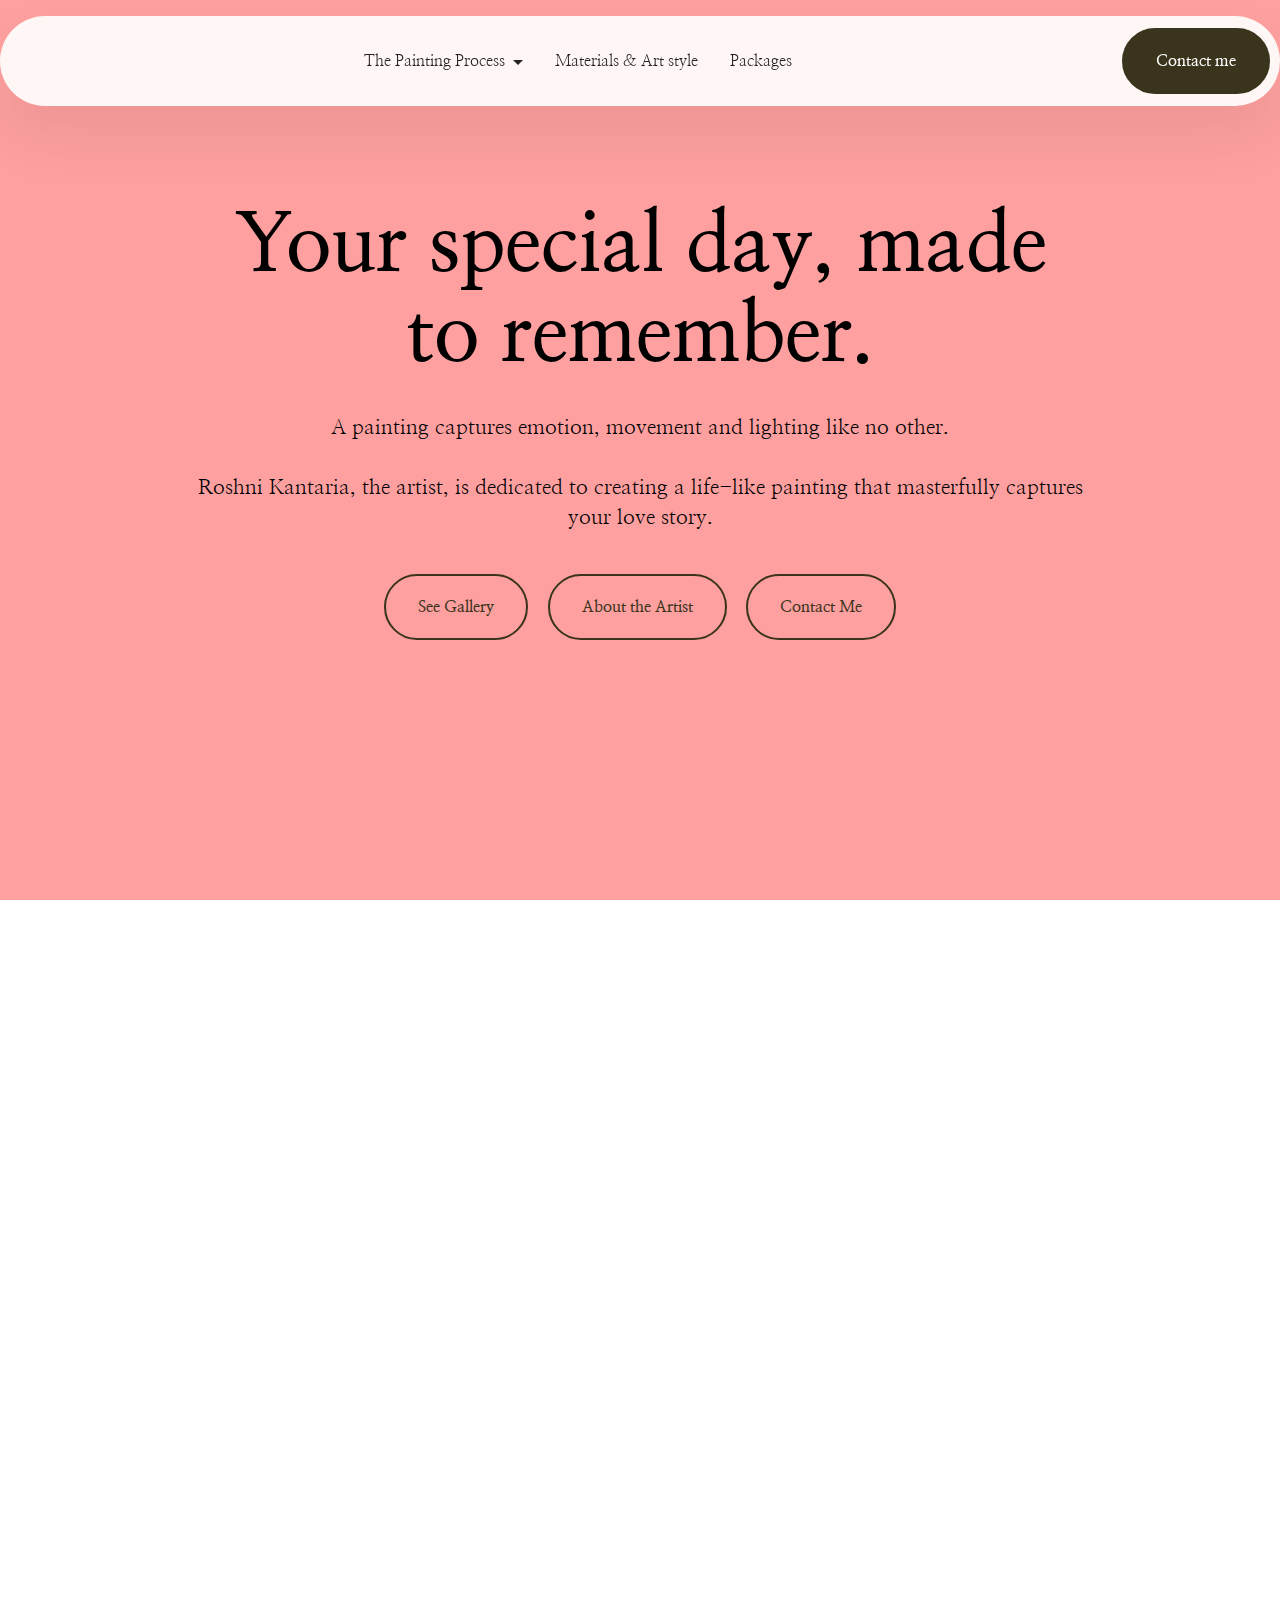
<file: index.html>
<!DOCTYPE html>
<html  >
<head>
  <!-- Site made with Mobirise Website Builder v5.9.18, https://mobirise.com -->
  <meta charset="UTF-8">
  <meta http-equiv="X-UA-Compatible" content="IE=edge">
  <meta name="generator" content="Mobirise v5.9.18, mobirise.com">
  <meta name="viewport" content="width=device-width, initial-scale=1, minimum-scale=1">
  <link rel="shortcut icon" href="assets/images/mbr-96x133.png" type="image/x-icon">
  <meta name="description" content="">
  
  
  <title>Home</title>
  <link rel="stylesheet" href="assets/web/assets/mobirise-icons2/mobirise2.css">
  <link rel="stylesheet" href="assets/bootstrap/css/bootstrap.min.css">
  <link rel="stylesheet" href="assets/bootstrap/css/bootstrap-grid.min.css">
  <link rel="stylesheet" href="assets/bootstrap/css/bootstrap-reboot.min.css">
  <link rel="stylesheet" href="assets/animatecss/animate.css">
  <link rel="stylesheet" href="assets/dropdown/css/style.css">
  <link rel="stylesheet" href="assets/theme/css/style.css">
  <link rel="preload" href="https://fonts.googleapis.com/css?family=Nanum+Myeongjo:400,700,800&display=swap" as="style" onload="this.onload=null;this.rel='stylesheet'">
  <noscript><link rel="stylesheet" href="https://fonts.googleapis.com/css?family=Nanum+Myeongjo:400,700,800&display=swap"></noscript>
  <link rel="preload" as="style" href="assets/mobirise/css/mbr-additional.css?v=8O3y7c"><link rel="stylesheet" href="assets/mobirise/css/mbr-additional.css?v=8O3y7c" type="text/css">

  
  
  
</head>
<body>
  
  <section data-bs-version="5.1" class="menu menu2 cid-tJS6tZXiPa" once="menu" id="menu02-0">
	

	<nav class="navbar navbar-dropdown navbar-fixed-top navbar-expand-lg">
		<div class="container">
			<div class="navbar-brand">
				
				
			</div>
			<button class="navbar-toggler" type="button" data-toggle="collapse" data-bs-toggle="collapse" data-target="#navbarSupportedContent" data-bs-target="#navbarSupportedContent" aria-controls="navbarNavAltMarkup" aria-expanded="false" aria-label="Toggle navigation">
				<div class="hamburger">
					<span></span>
					<span></span>
					<span></span>
					<span></span>
				</div>
			</button>
			<div class="collapse navbar-collapse" id="navbarSupportedContent">
				<ul class="navbar-nav nav-dropdown navbar-nav-top-padding" data-app-modern-menu="true"><li class="nav-item dropdown">
						<a class="nav-link link text-black text-primary dropdown-toggle display-4" href="index.html#contacts02-9" data-toggle="dropdown-submenu" data-bs-toggle="dropdown" data-bs-auto-close="outside" aria-expanded="false">The Painting Process</a><div class="dropdown-menu" aria-labelledby="dropdown-650"><a class="text-black text-primary dropdown-item display-4" href="ThePaintingProcess.html">Pre-painting consult</a><a class="text-black text-primary dropdown-item display-4" href="ThePaintingProcess.html#features028-27">Wedding day considerations</a></div>
					</li><li class="nav-item"><a class="nav-link link text-black text-primary display-4" href="index.html#contacts02-9">Materials &amp; Art style</a></li><li class="nav-item">
						<a class="nav-link link text-black text-primary display-4" href="index.html#features04-w" aria-expanded="false">Packages</a>
					</li></ul>
				
				<div class="navbar-buttons mbr-section-btn"><a class="btn btn-success display-4" href="index.html#form02-6">Contact me</a></div>
			</div>
		</div>
	</nav>
</section>

<section data-bs-version="5.1" class="header5 cid-tJS6uM4N87 mbr-fullscreen" data-bg-video="https://www.youtube.com/watch?v=RhlQvbvMg-0" id="header05-1">
	

	<div class="mbr-fallback-image disabled"></div>
	<div class="mbr-overlay" style="opacity: 1; background-color: rgb(255, 160, 160);"></div>
	
	<div class="align-center container">
		<div class="row justify-content-center">
			<div class="col-md-12 col-lg-9">
				<h1 class="mbr-section-title mbr-fonts-style mb-4 display-1"><strong>Your special day, made to remember.</strong><br></h1>
				<p class="mbr-text mbr-fonts-style mb-4 display-7">A painting captures emotion, movement and lighting like no other.<br><br>Roshni Kantaria, the artist, is dedicated to creating a life-like painting that masterfully captures your love story.<br></p>
				<div class="mbr-section-btn mt-3"><a class="btn btn-success-outline display-4" href="index.html#form02-6">See Gallery</a> <a class="btn btn-success-outline display-4" href="index.html#form02-6">About the Artist</a> <a class="btn btn-success-outline display-4" href="index.html#form02-6">Contact Me</a></div>
			</div>
		</div>
		<div class="row mt-5 justify-content-center">
			
		</div>
	</div>
</section>

<section data-bs-version="5.1" class="slider3 cid-ud8kHZhaEv" id="slider03-1j">
    
    <div class="carousel slide" id="udnQ8fWrwe" data-ride="carousel" data-bs-ride="carousel" data-interval="5000" data-bs-interval="5000">
        <ol class="carousel-indicators">
            <li data-slide-to="0" data-bs-slide-to="0" class="active" data-target="#udnQ8fWrwe" data-bs-target="#udnQ8fWrwe"></li>
            <li data-slide-to="1" data-bs-slide-to="1" data-target="#udnQ8fWrwe" data-bs-target="#udnQ8fWrwe"></li>
            <li data-slide-to="2" data-bs-slide-to="2" data-target="#udnQ8fWrwe" data-bs-target="#udnQ8fWrwe"></li>
        </ol>
        <div class="carousel-inner">
            <div class="carousel-item slider-image item active">
                <div class="item-wrapper">
                    <img class="d-block w-100" src="assets/images/background18.jpg" alt="Mobirise Website Builder">
                    
                    <div class="carousel-caption">
                        <h5 class="mbr-section-subtitle mbr-fonts-style mb-3 display-5">Our gorgeous couples</h5>
                        
                             
                    </div>
                </div>
            </div>
            <div class="carousel-item slider-image item">
                <div class="item-wrapper">
                    <img class="d-block w-100" src="assets/images/background16.jpg" alt="Mobirise Website Builder">
                    
                    <div class="carousel-caption">
                        <h5 class="mbr-section-subtitle mbr-fonts-style mb-3 display-5">
                            <strong>Full-Width Slider</strong>
                        </h5>
                        
                             
                    </div>
                </div>
            </div>
            <div class="carousel-item slider-image item">
                <div class="item-wrapper">
                    <img class="d-block w-100" src="assets/images/background19.jpg" alt="Mobirise Website Builder">
                    
                    <div class="carousel-caption">
                        <h5 class="mbr-section-subtitle mbr-fonts-style mb-3 display-5">
                            <strong>Full-Width Slider</strong>
                        </h5>
                        
                             
                    </div>
                </div>
            </div>
        </div>
        <a class="carousel-control carousel-control-prev" role="button" data-slide="prev" data-bs-slide="prev" href="#udnQ8fWrwe">
            <span class="mobi-mbri mobi-mbri-arrow-prev" aria-hidden="true"></span>
            <span class="sr-only visually-hidden">Previous</span>
        </a>
        <a class="carousel-control carousel-control-next" role="button" data-slide="next" data-bs-slide="next" href="#udnQ8fWrwe">
            <span class="mobi-mbri mobi-mbri-arrow-next" aria-hidden="true"></span>
            <span class="sr-only visually-hidden">Next</span>
        </a>
    </div>
</section>

<section data-bs-version="5.1" class="start features20 cid-udcvhAtwsJ" id="features020-1p">
	

	
	
	<div class="container-fluid">
		<div class="row mb-5 justify-content-center">
			<div class="col-12 mb-0 content-head">
				<h3 class="mbr-section-title mbr-fonts-style align-center mb-0 display-2"></h3>
				
			</div>
		</div>
		<div class="row">
			
			<div class="item features-without-image col-12 col-md-6 col-lg-4 item-mb active">
				<div class="item-wrapper">
					<div class="card-box align-left">
						
						<h5 class="card-title mbr-fonts-style display-5">
							<strong>Bespoke</strong></h5>
						<p class="card-text mbr-fonts-style display-7">Your piece is made by in and the care of a skilled and experienced painter.</p>
					</div>
				</div>
			</div><div class="item features-without-image col-12 col-md-6 col-lg-4 item-mb">
				<div class="item-wrapper">
					<div class="card-box align-left">
						
						<h5 class="card-title mbr-fonts-style display-5">
							<strong>A peace of mind</strong></h5>
						<p class="card-text mbr-fonts-style display-7">
							You will be guided and attentively consulted with at every step.</p>
					</div>
				</div>
			</div><div class="item features-without-image col-12 col-md-6 col-lg-4 item-mb">
				<div class="item-wrapper">
					<div class="card-box align-left">
						
						<h5 class="card-title mbr-fonts-style display-5"><strong>Live entertainment</strong></h5>
						<p class="card-text mbr-fonts-style display-7">Guests are welcome to chat with the artist and watch the painting process.</p>
					</div>
				</div>
			</div>
			
		</div>
	</div>
</section>

<section data-bs-version="5.1" class="people01 cid-udhN16k305" id="people01-21">
  

  

  <div class="container">
    <div class="row">
      <div class="col-lg-5 mb-5">
        <h3 class="mbr-section-maintitle mbr-fonts-style mb-4 display-2">
          What you need to know...</h3>
        

        
      </div>

      <div class="col-lg-7">
        <div class="item features-without-image active">
          <div class="item-wrapper">
            <div class="row align-items-center">
              <div class="col-md-7">
                <div class="align-left">
                  <h3 class="mbr-section-title mbr-fonts-style mb-2 display-5">
                    <strong>The painting process</strong><br></h3>
                  
                  <p class="mbr-section-text mbr-fonts-style mb-0 display-4">I will have an initial consultation with you, and liaise as needed till the wedding date.<br><br>Most of the painting is done on the day itself.<br><br>Then, it is taken back to our studio for final touch ups.<br><br>After a few days, the painting is delivered to you upon completion.&nbsp;<br></p>
                </div>
              </div>

              <div class="col-md-5">
                <div class="mbr-section-btn align-right"><a class="btn btn-black display-7" href="https://mobiri.se">Read more</a></div>
              </div>
            </div>
          </div>
        </div><div class="item features-without-image">
          <div class="item-wrapper">
            <div class="row align-items-center">
              <div class="col-md-7">
                <div class="align-left">
                  <h3 class="mbr-section-title mbr-fonts-style mb-2 display-5">
                    <strong>Pricing</strong></h3>
                  
                  <p class="mbr-section-text mbr-fonts-style mb-0 display-4">Packages are priced according to painting size.&nbsp; <br><br>Regardless, I am committed to making your dream painting a reality. Let's explore pricing options that align with your vision.<br></p>
                </div>
              </div>

              <div class="col-md-5">
                <div class="mbr-section-btn align-right"><a class="btn btn-black display-7" href="https://mobiri.se">Read more</a></div>
              </div>
            </div>
          </div>
        </div><div class="item features-without-image">
          <div class="item-wrapper">
            <div class="row align-items-center">
              <div class="col-md-7">
                <div class="align-left">
                  <h3 class="mbr-section-title mbr-fonts-style mb-2 display-5"><strong>Medium and Art style</strong></h3>
                  
                  <p class="mbr-section-text mbr-fonts-style mb-0 display-4">I use high-grade acrylic paints on canvas, and a plen-air painting technique.</p>
                </div>
              </div>

              <div class="col-md-5">
                <div class="mbr-section-btn align-right"><a class="btn btn-black display-7" href="https://mobiri.se">Read more<strong></strong></a></div>
              </div>
            </div>
          </div>
        </div><div class="item features-without-image">
          <div class="item-wrapper">
            <div class="row align-items-center">
              <div class="col-md-7">
                <div class="align-left">
                  <h3 class="mbr-section-title mbr-fonts-style mb-2 display-5"><strong>Your peace of mind</strong></h3>
                  
                  <p class="mbr-section-text mbr-fonts-style mb-0 display-4">We tailor our process to suit each client's style of creative direction – hands on or hands off. I aim to ensure your time with me is stress-free, enjoyable, and memorable.</p>
                </div>
              </div>

              <div class="col-md-5">
                <div class="mbr-section-btn align-right"><a class="btn btn-black display-7" href="https://mobiri.se">Read more</a></div>
              </div>
            </div>
          </div>
        </div>
        
        
      </div>
    </div>
  </div>
</section>

<section data-bs-version="5.1" class="start article4 cid-udcWRyOvwQ" id="article04-1w">
	

	
	

	<div class="container">
		<div class="row justify-content-center">
			<div class="col-12 col-md-12 col-lg-6 image-wrapper">
				<img class="w-100" src="assets/images/mbr-849x566.jpg" alt="Mobirise Website Builder">
			</div>
			<div class="col-12 col-md-12 col-lg">
				<div class="text-wrapper align-left">
					<h1 class="mbr-section-title mbr-fonts-style mb-4 display-2">
						<strong>About the artist</strong></h1>
					<p class="mbr-text mbr-fonts-style mb-4 display-7">
						I am Roshni Kantaria, a young Sydney-based visual artist. I come from 6 years of fine art schooling and industry experience in mural-painting as well.<br>
					</p>
					
				</div>
			</div>
		</div>
	</div>
</section>

<section data-bs-version="5.1" class="article11 cid-udnE9BkKhx" id="article11-26">
    

    
    
    <div class="container">
        <div class="row justify-content-center">
            <div class="title col-md-12 col-lg-10">
                <h3 class="mbr-section-title mbr-fonts-style align-center mt-0 mb-0 display-2"><div><strong></strong></div></h3>
                <h4 class="mbr-section-subtitle align-center mbr-fonts-style mt-4 display-5">Feel absolutely free to send an inquiry through – whether you already have your vision in mind, have any questions, or simply wish to connect.</h4>
                <div class="mbr-section-btn align-center mt-4"><a class="btn btn-success-outline display-5" href="https://mobiri.se">Contact form</a></div>
            </div>
        </div>
    </div>
</section><section class="display-7" style="padding: 0;align-items: center;justify-content: center;flex-wrap: wrap;    align-content: center;display: flex;position: relative;height: 4rem;"><a href="https://mobiri.se/3232680" style="flex: 1 1;height: 4rem;position: absolute;width: 100%;z-index: 1;"><img alt="" style="height: 4rem;" src="[data-uri]"></a><p style="margin: 0;text-align: center;" class="display-7">&#8204;</p><a style="z-index:1" href="https://mobirise.com/builder/ai-website-maker.html">Best AI Website Maker</a></section><script src="assets/bootstrap/js/bootstrap.bundle.min.js"></script>  <script src="assets/smoothscroll/smooth-scroll.js"></script>  <script src="assets/ytplayer/index.js"></script>  <script src="assets/dropdown/js/navbar-dropdown.js"></script>  <script src="assets/vimeoplayer/player.js"></script>  <script src="assets/theme/js/script.js"></script>  
  
  
  <input name="animation" type="hidden">
  </body>
</html>
</file>
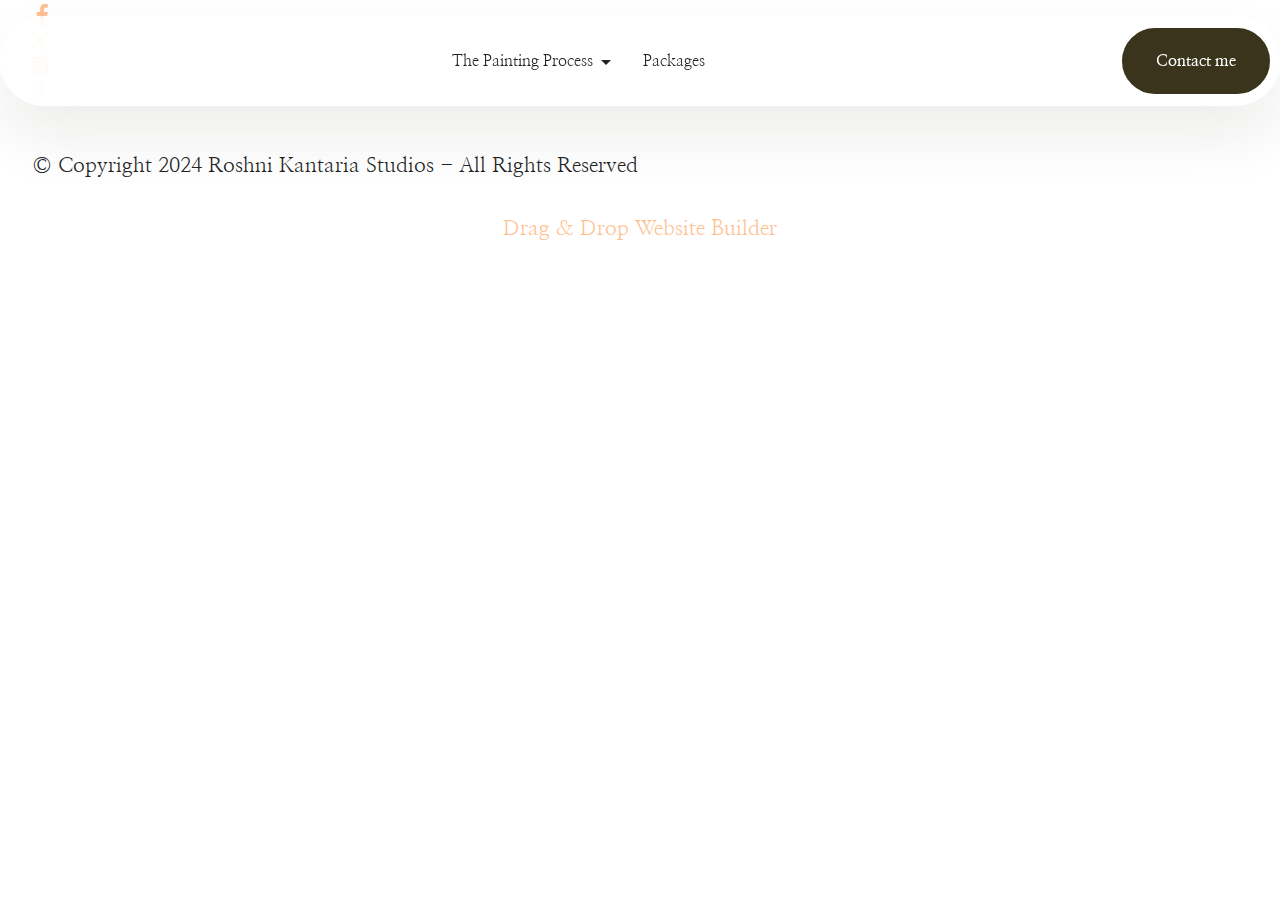
<file: page1.html>
<!DOCTYPE html>
<html  >
<head>
  <!-- Site made with Mobirise Website Builder v5.9.18, https://mobirise.com -->
  <meta charset="UTF-8">
  <meta http-equiv="X-UA-Compatible" content="IE=edge">
  <meta name="generator" content="Mobirise v5.9.18, mobirise.com">
  <meta name="viewport" content="width=device-width, initial-scale=1, minimum-scale=1">
  <link rel="shortcut icon" href="assets/images/mbr-96x133.png" type="image/x-icon">
  <meta name="description" content="">
  
  
  <title>Page 1</title>
  <link rel="stylesheet" href="assets/web/assets/mobirise-icons2/mobirise2.css">
  <link rel="stylesheet" href="assets/bootstrap/css/bootstrap.min.css">
  <link rel="stylesheet" href="assets/bootstrap/css/bootstrap-grid.min.css">
  <link rel="stylesheet" href="assets/bootstrap/css/bootstrap-reboot.min.css">
  <link rel="stylesheet" href="assets/parallax/jarallax.css">
  <link rel="stylesheet" href="assets/animatecss/animate.css">
  <link rel="stylesheet" href="assets/dropdown/css/style.css">
  <link rel="stylesheet" href="assets/socicon/css/styles.css">
  <link rel="stylesheet" href="assets/theme/css/style.css">
  <link rel="preload" href="https://fonts.googleapis.com/css?family=Nanum+Myeongjo:400,700,800&display=swap" as="style" onload="this.onload=null;this.rel='stylesheet'">
  <noscript><link rel="stylesheet" href="https://fonts.googleapis.com/css?family=Nanum+Myeongjo:400,700,800&display=swap"></noscript>
  <link rel="preload" as="style" href="assets/mobirise/css/mbr-additional.css?v=nBBUqZ"><link rel="stylesheet" href="assets/mobirise/css/mbr-additional.css?v=nBBUqZ" type="text/css">

  
  
  
</head>
<body>
  
  <section data-bs-version="5.1" class="menu menu2 cid-tJS6tZXiPa" once="menu" id="menu02-1x">
	

	<nav class="navbar navbar-dropdown navbar-fixed-top navbar-expand-lg">
		<div class="container">
			<div class="navbar-brand">
				
				
			</div>
			<button class="navbar-toggler" type="button" data-toggle="collapse" data-bs-toggle="collapse" data-target="#navbarSupportedContent" data-bs-target="#navbarSupportedContent" aria-controls="navbarNavAltMarkup" aria-expanded="false" aria-label="Toggle navigation">
				<div class="hamburger">
					<span></span>
					<span></span>
					<span></span>
					<span></span>
				</div>
			</button>
			<div class="collapse navbar-collapse" id="navbarSupportedContent">
				<ul class="navbar-nav nav-dropdown navbar-nav-top-padding" data-app-modern-menu="true"><li class="nav-item dropdown">
						<a class="nav-link link text-black text-primary dropdown-toggle show display-4" href="index.html#contacts02-9" data-toggle="dropdown-submenu" data-bs-toggle="dropdown" data-bs-auto-close="outside" aria-expanded="true">The Painting Process</a><div class="dropdown-menu show" aria-labelledby="dropdown-650" data-bs-popper="none"><a class="text-black text-primary dropdown-item display-4" href="index.html#contacts02-9">Pre-painting consult</a><a class="text-black text-primary dropdown-item display-4" href="index.html#contacts02-9">Wedding day</a><a class="text-black text-primary show dropdown-item display-4" href="index.html#contacts02-9">Details about materials used</a></div>
					</li><li class="nav-item">
						<a class="nav-link link text-black text-primary display-4" href="index.html#features04-w" aria-expanded="false">Packages</a>
					</li></ul>
				
				<div class="navbar-buttons mbr-section-btn"><a class="btn btn-success display-4" href="index.html#form02-6">Contact me</a></div>
			</div>
		</div>
	</nav>
</section>

<section data-bs-version="5.1" class="footer1 programm5 cid-tJS9NNcTLZ mbr-parallax-background" once="footers" id="footer03-1y">

        

    <div class="mbr-overlay" style="opacity: 0.7; background-color: rgb(255, 255, 255);">
    </div>

    <div class="container">
        <div class="row">

            

            <div class="col-12">
                <div class="social-row">
                    <div class="soc-item">
                        <a href="https://mobiri.se/" target="_blank">
                            <span class="mbr-iconfont socicon socicon-facebook display-7"></span>
                        </a>
                    </div>
                    <div class="soc-item">
                        <a href="https://mobiri.se/" target="_blank">
                            <span class="mbr-iconfont socicon-twitter socicon"></span>
                        </a>
                    </div>
                    <div class="soc-item">
                        <a href="https://mobiri.se/" target="_blank">
                            <span class="mbr-iconfont socicon-instagram socicon"></span>
                        </a>
                    </div>
                    <div class="soc-item">
                        <a href="https://mobiri.se/" target="_blank">
                            <span class="mbr-iconfont socicon-tiktok socicon"></span>
                        </a>
                    </div>
                    
                </div>
            </div>
            <div class="col-12 mt-5">
                <p class="mbr-fonts-style copyright display-7">
                    © Copyright 2024 Roshni Kantaria Studios - All Rights Reserved
                </p>
            </div>
        </div>
    </div>
</section><section class="display-7" style="padding: 0;align-items: center;justify-content: center;flex-wrap: wrap;    align-content: center;display: flex;position: relative;height: 4rem;"><a href="https://mobiri.se/3232680" style="flex: 1 1;height: 4rem;position: absolute;width: 100%;z-index: 1;"><img alt="" style="height: 4rem;" src="[data-uri]"></a><p style="margin: 0;text-align: center;" class="display-7">&#8204;</p><a style="z-index:1" href="https://mobirise.com/drag-drop-website-builder.html">Drag & Drop Website Builder</a></section><script src="assets/bootstrap/js/bootstrap.bundle.min.js"></script>  <script src="assets/parallax/jarallax.js"></script>  <script src="assets/smoothscroll/smooth-scroll.js"></script>  <script src="assets/ytplayer/index.js"></script>  <script src="assets/dropdown/js/navbar-dropdown.js"></script>  <script src="assets/theme/js/script.js"></script>  
  
  
  <input name="animation" type="hidden">
  </body>
</html>
</file>
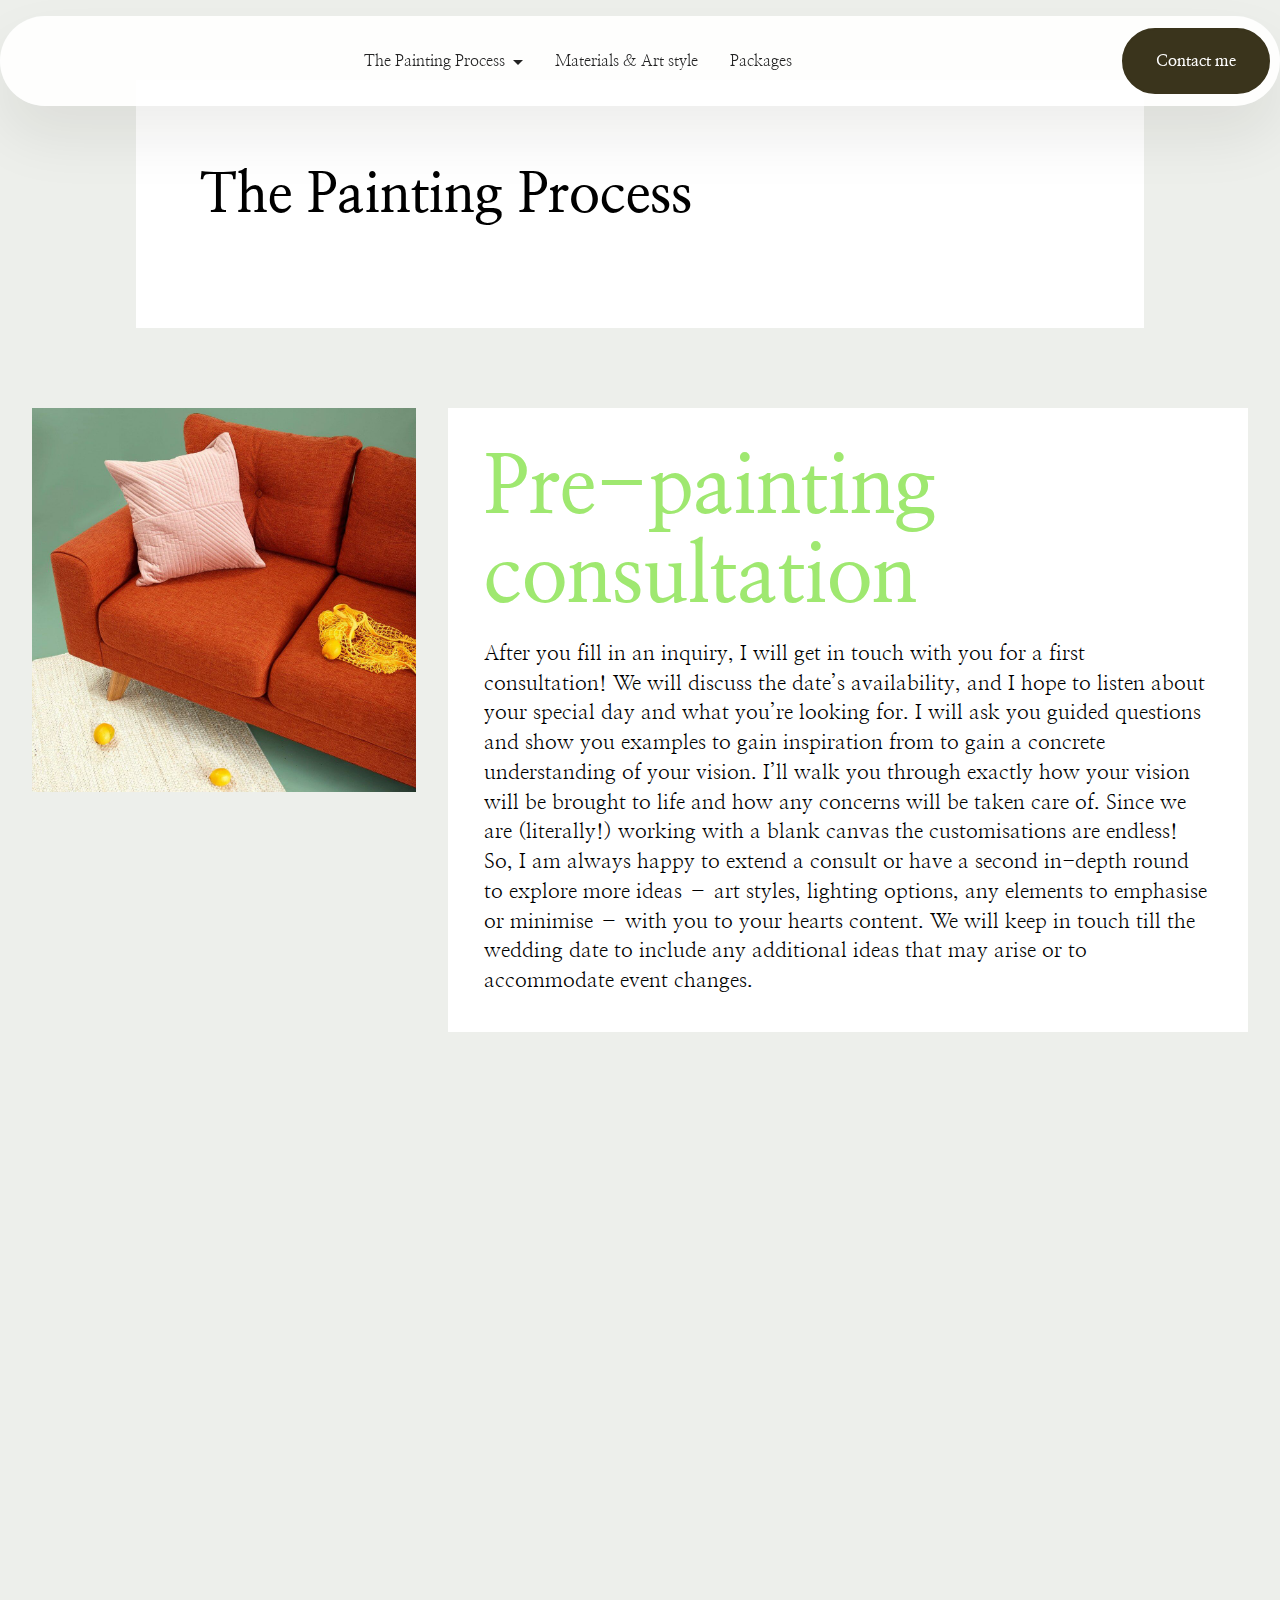
<file: ThePaintingProcess.html>
<!DOCTYPE html>
<html  >
<head>
  <!-- Site made with Mobirise Website Builder v5.9.18, https://mobirise.com -->
  <meta charset="UTF-8">
  <meta http-equiv="X-UA-Compatible" content="IE=edge">
  <meta name="generator" content="Mobirise v5.9.18, mobirise.com">
  <meta name="viewport" content="width=device-width, initial-scale=1, minimum-scale=1">
  <link rel="shortcut icon" href="assets/images/mbr-96x133.png" type="image/x-icon">
  <meta name="description" content="">
  
  
  <title>The Painting Process</title>
  <link rel="stylesheet" href="assets/web/assets/mobirise-icons2/mobirise2.css">
  <link rel="stylesheet" href="assets/bootstrap/css/bootstrap.min.css">
  <link rel="stylesheet" href="assets/bootstrap/css/bootstrap-grid.min.css">
  <link rel="stylesheet" href="assets/bootstrap/css/bootstrap-reboot.min.css">
  <link rel="stylesheet" href="assets/animatecss/animate.css">
  <link rel="stylesheet" href="assets/dropdown/css/style.css">
  <link rel="stylesheet" href="assets/theme/css/style.css">
  <link rel="preload" href="https://fonts.googleapis.com/css?family=Nanum+Myeongjo:400,700,800&display=swap" as="style" onload="this.onload=null;this.rel='stylesheet'">
  <noscript><link rel="stylesheet" href="https://fonts.googleapis.com/css?family=Nanum+Myeongjo:400,700,800&display=swap"></noscript>
  <link rel="preload" as="style" href="assets/mobirise/css/mbr-additional.css?v=ufu8vv"><link rel="stylesheet" href="assets/mobirise/css/mbr-additional.css?v=ufu8vv" type="text/css">

  
  
  
</head>
<body>
  
  <section data-bs-version="5.1" class="menu menu2 cid-tJS6tZXiPa" once="menu" id="menu02-1x">
	

	<nav class="navbar navbar-dropdown navbar-fixed-top navbar-expand-lg">
		<div class="container">
			<div class="navbar-brand">
				
				
			</div>
			<button class="navbar-toggler" type="button" data-toggle="collapse" data-bs-toggle="collapse" data-target="#navbarSupportedContent" data-bs-target="#navbarSupportedContent" aria-controls="navbarNavAltMarkup" aria-expanded="false" aria-label="Toggle navigation">
				<div class="hamburger">
					<span></span>
					<span></span>
					<span></span>
					<span></span>
				</div>
			</button>
			<div class="collapse navbar-collapse" id="navbarSupportedContent">
				<ul class="navbar-nav nav-dropdown navbar-nav-top-padding" data-app-modern-menu="true"><li class="nav-item dropdown">
						<a class="nav-link link text-black text-primary dropdown-toggle display-4" href="index.html#contacts02-9" data-toggle="dropdown-submenu" data-bs-toggle="dropdown" data-bs-auto-close="outside" aria-expanded="false">The Painting Process</a><div class="dropdown-menu" aria-labelledby="dropdown-650"><a class="text-black text-primary dropdown-item display-4" href="ThePaintingProcess.html">Pre-painting consult</a><a class="text-black text-primary dropdown-item display-4" href="ThePaintingProcess.html#features028-27">Wedding day considerations</a></div>
					</li><li class="nav-item"><a class="nav-link link text-black text-primary display-4" href="index.html#contacts02-9">Materials &amp; Art style</a></li><li class="nav-item">
						<a class="nav-link link text-black text-primary display-4" href="index.html#features04-w" aria-expanded="false">Packages</a>
					</li></ul>
				
				<div class="navbar-buttons mbr-section-btn"><a class="btn btn-success display-4" href="index.html#form02-6">Contact me</a></div>
			</div>
		</div>
	</nav>
</section>

<section data-bs-version="5.1" class="article07 cid-udi39Z3LgB" id="article07-23">
  

  
  
  <div class="container">
    <div class="row justify-content-center">
      <div class="card col-md-12 col-lg-10">
        <div class="card-wrapper">
          <h3 class="card-title mbr-fonts-style mbr-white mt-3 mb-4 display-2">
            <strong>The Painting Process</strong></h3>
          <div class="row card-box align-left">
            <div class="item features-without-image col-12 active">
              <div class="item-wrapper">
                
                
              </div>
            </div>
            
            
            
          </div>
          
        </div>
      </div>
    </div>
  </div>
</section>

<section data-bs-version="5.1" class="features028 cid-udnLyDTB9v" id="features028-27">
	

	
	
	<div class="container">
		


		<div class="row justify-content-center  blockContent">

			<div class="col-12 col-lg">


				<div class="item features-without-image col-12 col-md-12 col-lg-12 active">
					<div class="item-wrapper">
						<div class="item-content">
							<h5 class="mbr-card-title mbr-fonts-style mt-0 mb-3 mbr-number display-1"><strong>Pre-painting consultation</strong></h5>
							
							<p class="card-text mbr-fonts-style mt-0 mb-0 display-7">After you fill in an inquiry, I will get in touch with you for a first consultation! We will discuss the date’s availability, and I hope to listen about your special day and what you’re looking for. I will ask you guided questions and show you examples to gain inspiration from to gain a concrete understanding of your vision. I’ll walk you through exactly how your vision will be brought to life and how any concerns will be taken care of. Since we are (literally!) working with a blank canvas the customisations are endless! So, I am always happy to extend a consult or have a second in-depth round to explore more ideas –&nbsp;art styles, lighting options, any elements to emphasise or minimise –&nbsp;with you to your hearts content. We will keep in touch till the wedding date to include any additional ideas that may arise or to accommodate event changes.&nbsp;<br></p>
							
						</div>

					</div>
				</div>
				<div class="item features-without-image col-12 col-md-12 col-lg-12">
					<div class="item-wrapper">
						<div class="item-content">
							<h5 class="mbr-card-title mbr-fonts-style mt-0 mb-3 mbr-number display-1">
								<strong>Wedding day</strong></h5>
							
							<p class="card-text mbr-fonts-style mt-0 mb-0 display-7">My setup and the space I need is minimal. I need an approximately 1.5m^2 area to set up my portable easel, lamp, and other equipment. The area needs to face the scene being painted, though after approximately 2 hours I am able to resume painting in any location. I also need one running water source (e.g. bathroom or kitchen sink) to discard and replenish paint water. <br><br>Apart from this, tools and equipments will be entirely provided myself and taken care of. I ensure that my setup is highly presentable and is visually harmonious with your wedding decor.&nbsp;<br></p>
							
						</div>

					</div>
				</div>
				<div class="item features-without-image col-12 col-md-12 col-lg-12">
					<div class="item-wrapper">
						<div class="item-content">
							<h5 class="mbr-card-title mbr-fonts-style mt-0 mb-3 mbr-number display-1">
								<strong>Studio touch-up</strong></h5>
							
							<p class="card-text mbr-fonts-style mt-0 mb-0 display-7">
								The journey concludes as we uncover the profound meaning within our creations, making them truly resonate.
							</p>
							
						</div>
					</div>
				</div><div class="item features-without-image col-12 col-md-12 col-lg-12">
					<div class="item-wrapper">
						<div class="item-content">
							<h5 class="mbr-card-title mbr-fonts-style mt-0 mb-3 mbr-number display-1">
								<strong>Delivery</strong></h5>
							
							<p class="card-text mbr-fonts-style mt-0 mb-0 display-7">
								The journey concludes as we uncover the profound meaning within our creations, making them truly resonate.
							</p>
							
						</div>
					</div>
				</div>
			</div>
			<div class="col-12 col-lg-4">
				<div class="image-wrapper">
					<img class="w-100" src="assets/images/gallery01.jpg" alt="Mobirise Website Builder">
				</div>
			</div>
		</div>
	</div>
</section><section class="display-7" style="padding: 0;align-items: center;justify-content: center;flex-wrap: wrap;    align-content: center;display: flex;position: relative;height: 4rem;"><a href="https://mobiri.se/3232680" style="flex: 1 1;height: 4rem;position: absolute;width: 100%;z-index: 1;"><img alt="" style="height: 4rem;" src="[data-uri]"></a><p style="margin: 0;text-align: center;" class="display-7">&#8204;</p><a style="z-index:1" href="https://mobirise.com/builder/ai-website-generator.html">AI Website Generator</a></section><script src="assets/bootstrap/js/bootstrap.bundle.min.js"></script>  <script src="assets/smoothscroll/smooth-scroll.js"></script>  <script src="assets/ytplayer/index.js"></script>  <script src="assets/dropdown/js/navbar-dropdown.js"></script>  <script src="assets/theme/js/script.js"></script>  
  
  
  <input name="animation" type="hidden">
  </body>
</html>
</file>
<file: assets/web/assets/mobirise-icons2/mobirise2.css>
@font-face {
  font-family: 'Moririse2';
  font-display: swap;
  src:  url('mobirise2.eot?f2bix4');
  src:  url('mobirise2.eot?f2bix4#iefix') format('embedded-opentype'),
    url('mobirise2.ttf?f2bix4') format('truetype'),
    url('mobirise2.woff?f2bix4') format('woff'),
    url('mobirise2.svg?f2bix4#mobirise2') format('svg');
  font-weight: normal;
  font-style: normal;
}

[class^="mobi-"], [class*=" mobi-"] {
  /* use !important to prevent issues with browser extensions that change fonts */
  font-family: 'Moririse2' !important;
  speak: none;
  font-style: normal;
  font-weight: normal;
  font-variant: normal;
  text-transform: none;
  line-height: 1;

  /* Better Font Rendering =========== */
  -webkit-font-smoothing: antialiased;
  -moz-osx-font-smoothing: grayscale;
}

.mobi-mbri-add-submenu:before {
  content: "\e900";
}
.mobi-mbri-alert:before {
  content: "\e901";
}
.mobi-mbri-align-center:before {
  content: "\e902";
}
.mobi-mbri-align-justify:before {
  content: "\e903";
}
.mobi-mbri-align-left:before {
  content: "\e904";
}
.mobi-mbri-align-right:before {
  content: "\e905";
}
.mobi-mbri-android:before {
  content: "\e906";
}
.mobi-mbri-apple:before {
  content: "\e907";
}
.mobi-mbri-arrow-down:before {
  content: "\e908";
}
.mobi-mbri-arrow-next:before {
  content: "\e909";
}
.mobi-mbri-arrow-prev:before {
  content: "\e90a";
}
.mobi-mbri-arrow-up:before {
  content: "\e90b";
}
.mobi-mbri-bold:before {
  content: "\e90c";
}
.mobi-mbri-bookmark:before {
  content: "\e90d";
}
.mobi-mbri-bootstrap:before {
  content: "\e90e";
}
.mobi-mbri-briefcase:before {
  content: "\e90f";
}
.mobi-mbri-browse:before {
  content: "\e910";
}
.mobi-mbri-bulleted-list:before {
  content: "\e911";
}
.mobi-mbri-calendar:before {
  content: "\e912";
}
.mobi-mbri-camera:before {
  content: "\e913";
}
.mobi-mbri-cart-add:before {
  content: "\e914";
}
.mobi-mbri-cart-full:before {
  content: "\e915";
}
.mobi-mbri-cash:before {
  content: "\e916";
}
.mobi-mbri-change-style:before {
  content: "\e917";
}
.mobi-mbri-chat:before {
  content: "\e918";
}
.mobi-mbri-clock:before {
  content: "\e919";
}
.mobi-mbri-close:before {
  content: "\e91a";
}
.mobi-mbri-cloud:before {
  content: "\e91b";
}
.mobi-mbri-code:before {
  content: "\e91c";
}
.mobi-mbri-contact-form:before {
  content: "\e91d";
}
.mobi-mbri-credit-card:before {
  content: "\e91e";
}
.mobi-mbri-cursor-click:before {
  content: "\e91f";
}
.mobi-mbri-cust-feedback:before {
  content: "\e920";
}
.mobi-mbri-database:before {
  content: "\e921";
}
.mobi-mbri-delivery:before {
  content: "\e922";
}
.mobi-mbri-desktop:before {
  content: "\e923";
}
.mobi-mbri-devices:before {
  content: "\e924";
}
.mobi-mbri-down:before {
  content: "\e925";
}
.mobi-mbri-download-2:before {
  content: "\e926";
}
.mobi-mbri-download:before {
  content: "\e927";
}
.mobi-mbri-drag-n-drop-2:before {
  content: "\e928";
}
.mobi-mbri-drag-n-drop:before {
  content: "\e929";
}
.mobi-mbri-edit-2:before {
  content: "\e92a";
}
.mobi-mbri-edit:before {
  content: "\e92b";
}
.mobi-mbri-error:before {
  content: "\e92c";
}
.mobi-mbri-extension:before {
  content: "\e92d";
}
.mobi-mbri-features:before {
  content: "\e92e";
}
.mobi-mbri-file:before {
  content: "\e92f";
}
.mobi-mbri-flag:before {
  content: "\e930";
}
.mobi-mbri-folder:before {
  content: "\e931";
}
.mobi-mbri-gift:before {
  content: "\e932";
}
.mobi-mbri-github:before {
  content: "\e933";
}
.mobi-mbri-globe-2:before {
  content: "\e934";
}
.mobi-mbri-globe:before {
  content: "\e935";
}
.mobi-mbri-growing-chart:before {
  content: "\e936";
}
.mobi-mbri-hearth:before {
  content: "\e937";
}
.mobi-mbri-help:before {
  content: "\e938";
}
.mobi-mbri-home:before {
  content: "\e939";
}
.mobi-mbri-hot-cup:before {
  content: "\e93a";
}
.mobi-mbri-idea:before {
  content: "\e93b";
}
.mobi-mbri-image-gallery:before {
  content: "\e93c";
}
.mobi-mbri-image-slider:before {
  content: "\e93d";
}
.mobi-mbri-info:before {
  content: "\e93e";
}
.mobi-mbri-italic:before {
  content: "\e93f";
}
.mobi-mbri-key:before {
  content: "\e940";
}
.mobi-mbri-laptop:before {
  content: "\e941";
}
.mobi-mbri-layers:before {
  content: "\e942";
}
.mobi-mbri-left-right:before {
  content: "\e943";
}
.mobi-mbri-left:before {
  content: "\e944";
}
.mobi-mbri-letter:before {
  content: "\e945";
}
.mobi-mbri-like:before {
  content: "\e946";
}
.mobi-mbri-link:before {
  content: "\e947";
}
.mobi-mbri-lock:before {
  content: "\e948";
}
.mobi-mbri-login:before {
  content: "\e949";
}
.mobi-mbri-logout:before {
  content: "\e94a";
}
.mobi-mbri-magic-stick:before {
  content: "\e94b";
}
.mobi-mbri-map-pin:before {
  content: "\e94c";
}
.mobi-mbri-menu:before {
  content: "\e94d";
}
.mobi-mbri-mobile-2:before {
  content: "\e94e";
}
.mobi-mbri-mobile-horizontal:before {
  content: "\e94f";
}
.mobi-mbri-mobile:before {
  content: "\e950";
}
.mobi-mbri-mobirise:before {
  content: "\e951";
}
.mobi-mbri-more-horizontal:before {
  content: "\e952";
}
.mobi-mbri-more-vertical:before {
  content: "\e953";
}
.mobi-mbri-music:before {
  content: "\e954";
}
.mobi-mbri-new-file:before {
  content: "\e955";
}
.mobi-mbri-numbered-list:before {
  content: "\e956";
}
.mobi-mbri-opened-folder:before {
  content: "\e957";
}
.mobi-mbri-pages:before {
  content: "\e958";
}
.mobi-mbri-paper-plane:before {
  content: "\e959";
}
.mobi-mbri-paperclip:before {
  content: "\e95a";
}
.mobi-mbri-phone:before {
  content: "\e95b";
}
.mobi-mbri-photo:before {
  content: "\e95c";
}
.mobi-mbri-photos:before {
  content: "\e95d";
}
.mobi-mbri-pin:before {
  content: "\e95e";
}
.mobi-mbri-play:before {
  content: "\e95f";
}
.mobi-mbri-plus:before {
  content: "\e960";
}
.mobi-mbri-preview:before {
  content: "\e961";
}
.mobi-mbri-print:before {
  content: "\e962";
}
.mobi-mbri-protect:before {
  content: "\e963";
}
.mobi-mbri-question:before {
  content: "\e964";
}
.mobi-mbri-quote-left:before {
  content: "\e965";
}
.mobi-mbri-quote-right:before {
  content: "\e966";
}
.mobi-mbri-redo:before {
  content: "\e967";
}
.mobi-mbri-refresh:before {
  content: "\e968";
}
.mobi-mbri-responsive-2:before {
  content: "\e969";
}
.mobi-mbri-responsive:before {
  content: "\e96a";
}
.mobi-mbri-right:before {
  content: "\e96b";
}
.mobi-mbri-rocket:before {
  content: "\e96c";
}
.mobi-mbri-sad-face:before {
  content: "\e96d";
}
.mobi-mbri-sale:before {
  content: "\e96e";
}
.mobi-mbri-save:before {
  content: "\e96f";
}
.mobi-mbri-search:before {
  content: "\e970";
}
.mobi-mbri-setting-2:before {
  content: "\e971";
}
.mobi-mbri-setting-3:before {
  content: "\e972";
}
.mobi-mbri-setting:before {
  content: "\e973";
}
.mobi-mbri-share:before {
  content: "\e974";
}
.mobi-mbri-shopping-bag:before {
  content: "\e975";
}
.mobi-mbri-shopping-basket:before {
  content: "\e976";
}
.mobi-mbri-shopping-cart:before {
  content: "\e977";
}
.mobi-mbri-sites:before {
  content: "\e978";
}
.mobi-mbri-smile-face:before {
  content: "\e979";
}
.mobi-mbri-speed:before {
  content: "\e97a";
}
.mobi-mbri-star:before {
  content: "\e97b";
}
.mobi-mbri-success:before {
  content: "\e97c";
}
.mobi-mbri-sun:before {
  content: "\e97d";
}
.mobi-mbri-sun2:before {
  content: "\e97e";
}
.mobi-mbri-tablet-vertical:before {
  content: "\e97f";
}
.mobi-mbri-tablet:before {
  content: "\e980";
}
.mobi-mbri-target:before {
  content: "\e981";
}
.mobi-mbri-timer:before {
  content: "\e982";
}
.mobi-mbri-to-ftp:before {
  content: "\e983";
}
.mobi-mbri-to-local-drive:before {
  content: "\e984";
}
.mobi-mbri-touch-swipe:before {
  content: "\e985";
}
.mobi-mbri-touch:before {
  content: "\e986";
}
.mobi-mbri-trash:before {
  content: "\e987";
}
.mobi-mbri-underline:before {
  content: "\e988";
}
.mobi-mbri-undo:before {
  content: "\e989";
}
.mobi-mbri-unlink:before {
  content: "\e98a";
}
.mobi-mbri-unlock:before {
  content: "\e98b";
}
.mobi-mbri-up-down:before {
  content: "\e98c";
}
.mobi-mbri-up:before {
  content: "\e98d";
}
.mobi-mbri-update:before {
  content: "\e98e";
}
.mobi-mbri-upload-2:before {
  content: "\e98f";
}
.mobi-mbri-upload:before {
  content: "\e990";
}
.mobi-mbri-user-2:before {
  content: "\e991";
}
.mobi-mbri-user:before {
  content: "\e992";
}
.mobi-mbri-users:before {
  content: "\e993";
}
.mobi-mbri-video-play:before {
  content: "\e994";
}
.mobi-mbri-video:before {
  content: "\e995";
}
.mobi-mbri-watch:before {
  content: "\e996";
}
.mobi-mbri-website-theme-2:before {
  content: "\e997";
}
.mobi-mbri-website-theme:before {
  content: "\e998";
}
.mobi-mbri-wifi:before {
  content: "\e999";
}
.mobi-mbri-windows:before {
  content: "\e99a";
}
.mobi-mbri-zoom-in:before {
  content: "\e99b";
}
.mobi-mbri-zoom-out:before {
  content: "\e99c";
}
</file>
<file: assets/dropdown/css/style.css>
.navbar-dropdown {
  left: 0;
  padding: 0;
  position: absolute;
  right: 0;
  top: 0;
  transition: all 0.45s ease;
  z-index: 1030;
  background: #282828; }
  .navbar-dropdown .navbar-logo {
    margin-right: 0.8rem;
    transition: margin 0.3s ease-in-out;
    vertical-align: middle; }
    .navbar-dropdown .navbar-logo img {
      height: 3.125rem;
      transition: all 0.3s ease-in-out; }
    .navbar-dropdown .navbar-logo.mbr-iconfont {
      font-size: 3.125rem;
      line-height: 3.125rem; }
  .navbar-dropdown .navbar-caption {
    font-weight: 700;
    white-space: normal;
    vertical-align: -4px;
    line-height: 3.125rem !important; }
    .navbar-dropdown .navbar-caption, .navbar-dropdown .navbar-caption:hover {
      color: inherit;
      text-decoration: none; }
  .navbar-dropdown .mbr-iconfont + .navbar-caption {
    vertical-align: -1px; }
  .navbar-dropdown.navbar-fixed-top {
    position: fixed; }
  .navbar-dropdown .navbar-brand span {
    vertical-align: -4px; }
  .navbar-dropdown.bg-color.transparent {
    background: none; }
  .navbar-dropdown.navbar-short .navbar-brand {
    padding: 0.625rem 0; }
    .navbar-dropdown.navbar-short .navbar-brand span {
      vertical-align: -1px; }
  .navbar-dropdown.navbar-short .navbar-caption {
    line-height: 2.375rem !important;
    vertical-align: -2px; }
  .navbar-dropdown.navbar-short .navbar-logo {
    margin-right: 0.5rem; }
    .navbar-dropdown.navbar-short .navbar-logo img {
      height: 2.375rem; }
    .navbar-dropdown.navbar-short .navbar-logo.mbr-iconfont {
      font-size: 2.375rem;
      line-height: 2.375rem; }
  .navbar-dropdown.navbar-short .mbr-table-cell {
    height: 3.625rem; }
  .navbar-dropdown .navbar-close {
    left: 0.6875rem;
    position: fixed;
    top: 0.75rem;
    z-index: 1000; }
  .navbar-dropdown .hamburger-icon {
    content: "";
    display: inline-block;
    vertical-align: middle;
    width: 16px;
    -webkit-box-shadow: 0 -6px 0 1px #282828,0 0 0 1px #282828,0 6px 0 1px #282828;
    -moz-box-shadow: 0 -6px 0 1px #282828,0 0 0 1px #282828,0 6px 0 1px #282828;
    box-shadow: 0 -6px 0 1px #282828,0 0 0 1px #282828,0 6px 0 1px #282828; }

.dropdown-menu .dropdown-toggle[data-toggle="dropdown-submenu"]::after {
  border-bottom: 0.35em solid transparent;
  border-left: 0.35em solid;
  border-right: 0;
  border-top: 0.35em solid transparent;
  margin-left: 0.3rem; }

.dropdown-menu .dropdown-item:focus {
  outline: 0; }

.nav-dropdown {
  font-size: 0.75rem;
  font-weight: 500;
  height: auto !important; }
  .nav-dropdown .nav-btn {
    padding-left: 1rem; }
  .nav-dropdown .link {
    margin: .667em 1.667em;
    font-weight: 500;
    padding: 0;
    transition: color .2s ease-in-out; }
    .nav-dropdown .link.dropdown-toggle {
      margin-right: 2.583em; }
      .nav-dropdown .link.dropdown-toggle::after {
        margin-left: .25rem;
        border-top: 0.35em solid;
        border-right: 0.35em solid transparent;
        border-left: 0.35em solid transparent;
        border-bottom: 0; }
      .nav-dropdown .link.dropdown-toggle[aria-expanded="true"] {
        margin: 0;
        padding: 0.667em 3.263em  0.667em 1.667em; }
  .nav-dropdown .link::after,
  .nav-dropdown .dropdown-item::after {
    color: inherit; }
  .nav-dropdown .btn {
    font-size: 0.75rem;
    font-weight: 700;
    letter-spacing: 0;
    margin-bottom: 0;
    padding-left: 1.25rem;
    padding-right: 1.25rem; }
  .nav-dropdown .dropdown-menu {
    border-radius: 0;
    border: 0;
    left: 0;
    margin: 0;
    padding-bottom: 1.25rem;
    padding-top: 1.25rem;
    position: relative; }
  .nav-dropdown .dropdown-submenu {
    margin-left: 0.125rem;
    top: 0; }
  .nav-dropdown .dropdown-item {
    font-weight: 500;
    line-height: 2;
    padding: 0.3846em 4.615em 0.3846em 1.5385em;
    position: relative;
    transition: color .2s ease-in-out, background-color .2s ease-in-out; }
    .nav-dropdown .dropdown-item::after {
      margin-top: -0.3077em;
      position: absolute;
      right: 1.1538em;
      top: 50%; }
    .nav-dropdown .dropdown-item:focus, .nav-dropdown .dropdown-item:hover {
      background: none; }

@media (max-width: 767px) {
  .nav-dropdown.navbar-toggleable-sm {
    bottom: 0;
    display: none;
    left: 0;
    overflow-x: hidden;
    position: fixed;
    top: 0;
    transform: translateX(-100%);
    -ms-transform: translateX(-100%);
    -webkit-transform: translateX(-100%);
    width: 18.75rem;
    z-index: 999; } }
.nav-dropdown.navbar-toggleable-xl {
  bottom: 0;
  display: none;
  left: 0;
  overflow-x: hidden;
  position: fixed;
  top: 0;
  transform: translateX(-100%);
  -ms-transform: translateX(-100%);
  -webkit-transform: translateX(-100%);
  width: 18.75rem;
  z-index: 999; }

.nav-dropdown-sm {
  display: block !important;
  overflow-x: hidden;
  overflow: auto;
  padding-top: 3.875rem; }
  .nav-dropdown-sm::after {
    content: "";
    display: block;
    height: 3rem;
    width: 100%; }
  .nav-dropdown-sm.collapse.in ~ .navbar-close {
    display: block !important; }
  .nav-dropdown-sm.collapsing, .nav-dropdown-sm.collapse.in {
    transform: translateX(0);
    -ms-transform: translateX(0);
    -webkit-transform: translateX(0);
    transition: all 0.25s ease-out;
    -webkit-transition: all 0.25s ease-out;
    background: #282828; }
  .nav-dropdown-sm.collapsing[aria-expanded="false"] {
    transform: translateX(-100%);
    -ms-transform: translateX(-100%);
    -webkit-transform: translateX(-100%); }
  .nav-dropdown-sm .nav-item {
    display: block;
    margin-left: 0 !important;
    padding-left: 0; }
  .nav-dropdown-sm .link,
  .nav-dropdown-sm .dropdown-item {
    border-top: 1px dotted rgba(255, 255, 255, 0.1);
    font-size: 0.8125rem;
    line-height: 1.6;
    margin: 0 !important;
    padding: 0.875rem 2.4rem 0.875rem 1.5625rem !important;
    position: relative;
    white-space: normal; }
    .nav-dropdown-sm .link:focus, .nav-dropdown-sm .link:hover,
    .nav-dropdown-sm .dropdown-item:focus,
    .nav-dropdown-sm .dropdown-item:hover {
      background: rgba(0, 0, 0, 0.2) !important;
      color: #c0a375; }
  .nav-dropdown-sm .nav-btn {
    position: relative;
    padding: 1.5625rem 1.5625rem 0 1.5625rem; }
    .nav-dropdown-sm .nav-btn::before {
      border-top: 1px dotted rgba(255, 255, 255, 0.1);
      content: "";
      left: 0;
      position: absolute;
      top: 0;
      width: 100%; }
    .nav-dropdown-sm .nav-btn + .nav-btn {
      padding-top: 0.625rem; }
      .nav-dropdown-sm .nav-btn + .nav-btn::before {
        display: none; }
  .nav-dropdown-sm .btn {
    padding: 0.625rem 0; }
  .nav-dropdown-sm .dropdown-toggle[data-toggle="dropdown-submenu"]::after {
    margin-left: .25rem;
    border-top: 0.35em solid;
    border-right: 0.35em solid transparent;
    border-left: 0.35em solid transparent;
    border-bottom: 0; }
  .nav-dropdown-sm .dropdown-toggle[data-toggle="dropdown-submenu"][aria-expanded="true"]::after {
    border-top: 0;
    border-right: 0.35em solid transparent;
    border-left: 0.35em solid transparent;
    border-bottom: 0.35em solid; }
  .nav-dropdown-sm .dropdown-menu {
    margin: 0;
    padding: 0;
    position: relative;
    top: 0;
    left: 0;
    width: 100%;
    border: 0;
    float: none;
    border-radius: 0;
    background: none; }
  .nav-dropdown-sm .dropdown-submenu {
    left: 100%;
    margin-left: 0.125rem;
    margin-top: -1.25rem;
    top: 0; }

.navbar-toggleable-sm .nav-dropdown .dropdown-menu {
  position: absolute; }

.navbar-toggleable-sm .nav-dropdown .dropdown-submenu {
  left: 100%;
  margin-left: 0.125rem;
  margin-top: -1.25rem;
  top: 0; }

.navbar-toggleable-sm.opened .nav-dropdown .dropdown-menu {
  position: relative; }

.navbar-toggleable-sm.opened .nav-dropdown .dropdown-submenu {
  left: 0;
  margin-left: 00rem;
  margin-top: 0rem;
  top: 0; }

.is-builder .nav-dropdown.collapsing {
  transition: none !important; }
</file>
<file: assets/theme/css/style.css>
@charset "UTF-8";
section {
  background-color: #ffffff;
}

body {
  font-style: normal;
  line-height: 1.5;
  font-weight: 400;
  color: #232323;
  position: relative;
}

button {
  background-color: transparent;
  border-color: transparent;
}

.embla__button,
.carousel-control {
  background-color: #edefea !important;
  opacity: 0.8 !important;
  color: #464845 !important;
  border-color: #edefea !important;
}

.carousel .close,
.modalWindow .close {
  background-color: #edefea !important;
  color: #464845 !important;
  border-color: #edefea !important;
  opacity: 0.8 !important;
}

.carousel .close:hover,
.modalWindow .close:hover {
  opacity: 1 !important;
}

.carousel-indicators li {
  background-color: #edefea !important;
  border: 2px solid #464845 !important;
}

.carousel-indicators li:hover,
.carousel-indicators li:active {
  opacity: 0.8 !important;
}

.embla__button:hover,
.carousel-control:hover {
  background-color: #edefea !important;
  opacity: 1 !important;
}

.modalWindow-video-container {
  height: 80%;
}

section,
.container,
.container-fluid {
  position: relative;
  word-wrap: break-word;
}

a.mbr-iconfont:hover {
  text-decoration: none;
}

.article .lead p,
.article .lead ul,
.article .lead ol,
.article .lead pre,
.article .lead blockquote {
  margin-bottom: 0;
}

a {
  font-style: normal;
  font-weight: 400;
  cursor: pointer;
}
a, a:hover {
  text-decoration: none;
}

.mbr-section-title {
  font-style: normal;
  line-height: 1.3;
}

.mbr-section-subtitle {
  line-height: 1.3;
}

.mbr-text {
  font-style: normal;
  line-height: 1.7;
}

h1,
h2,
h3,
h4,
h5,
h6,
.display-1,
.display-2,
.display-4,
.display-5,
.display-7,
span,
p,
a {
  line-height: 1;
  word-break: break-word;
  word-wrap: break-word;
  font-weight: 400;
}

b,
strong {
  font-weight: bold;
}

input:-webkit-autofill, input:-webkit-autofill:hover, input:-webkit-autofill:focus, input:-webkit-autofill:active {
  transition-delay: 9999s;
  -webkit-transition-property: background-color, color;
  transition-property: background-color, color;
}

textarea[type=hidden] {
  display: none;
}

section {
  background-position: 50% 50%;
  background-repeat: no-repeat;
  background-size: cover;
}
section .mbr-background-video,
section .mbr-background-video-preview {
  position: absolute;
  bottom: 0;
  left: 0;
  right: 0;
  top: 0;
}

.hidden {
  visibility: hidden;
}

.mbr-z-index20 {
  z-index: 20;
}

/*! Base colors */
.mbr-white {
  color: #ffffff;
}

.mbr-black {
  color: #111111;
}

.mbr-bg-white {
  background-color: #ffffff;
}

.mbr-bg-black {
  background-color: #000000;
}

/*! Text-aligns */
.align-left {
  text-align: left;
}

.align-center {
  text-align: center;
}

.align-right {
  text-align: right;
}

/*! Font-weight  */
.mbr-light {
  font-weight: 300;
}

.mbr-regular {
  font-weight: 400;
}

.mbr-semibold {
  font-weight: 500;
}

.mbr-bold {
  font-weight: 700;
}

/*! Media  */
.media-content {
  flex-basis: 100%;
}

.media-container-row {
  display: flex;
  flex-direction: row;
  flex-wrap: wrap;
  justify-content: center;
  align-content: center;
  align-items: start;
}
.media-container-row .media-size-item {
  width: 400px;
}

.media-container-column {
  display: flex;
  flex-direction: column;
  flex-wrap: wrap;
  justify-content: center;
  align-content: center;
  align-items: stretch;
}
.media-container-column > * {
  width: 100%;
}

@media (min-width: 992px) {
  .media-container-row {
    flex-wrap: nowrap;
  }
}
figure {
  margin-bottom: 0;
  overflow: hidden;
}

figure[mbr-media-size] {
  transition: width 0.1s;
}

img,
iframe {
  display: block;
  width: 100%;
}

.card {
  background-color: transparent;
  border: none;
}

.card-box {
  width: 100%;
}

.card-img {
  text-align: center;
  flex-shrink: 0;
  -webkit-flex-shrink: 0;
}

.media {
  max-width: 100%;
  margin: 0 auto;
}

.mbr-figure {
  align-self: center;
}

.media-container > div {
  max-width: 100%;
}

.mbr-figure img,
.card-img img {
  width: 100%;
}

@media (max-width: 991px) {
  .media-size-item {
    width: auto !important;
  }
  .media {
    width: auto;
  }
  .mbr-figure {
    width: 100% !important;
  }
}
/*! Buttons */
.mbr-section-btn {
  margin-left: -0.6rem;
  margin-right: -0.6rem;
  font-size: 0;
}

.btn {
  font-weight: 600;
  border-width: 1px;
  font-style: normal;
  margin: 0.6rem 0.6rem;
  white-space: normal;
  transition: all 0.2s ease-in-out;
  display: inline-flex;
  align-items: center;
  justify-content: center;
  word-break: break-word;
}

.btn-sm {
  font-weight: 600;
  letter-spacing: 0px;
  transition: all 0.3s ease-in-out;
}

.btn-md {
  font-weight: 600;
  letter-spacing: 0px;
  transition: all 0.3s ease-in-out;
}

.btn-lg {
  font-weight: 600;
  letter-spacing: 0px;
  transition: all 0.3s ease-in-out;
}

.btn-form {
  margin: 0;
}
.btn-form:hover {
  cursor: pointer;
}

nav .mbr-section-btn {
  margin-left: 0rem;
  margin-right: 0rem;
}

/*! Btn icon margin */
.btn .mbr-iconfont,
.btn.btn-sm .mbr-iconfont {
  order: 1;
  cursor: pointer;
  margin-left: 0.5rem;
  vertical-align: sub;
}

.btn.btn-md .mbr-iconfont,
.btn.btn-md .mbr-iconfont {
  margin-left: 0.8rem;
}

.mbr-regular {
  font-weight: 400;
}

.mbr-semibold {
  font-weight: 500;
}

.mbr-bold {
  font-weight: 700;
}

[type=submit] {
  -webkit-appearance: none;
}

/*! Full-screen */
.mbr-fullscreen .mbr-overlay {
  min-height: 100vh;
}

.mbr-fullscreen {
  display: flex;
  display: -moz-flex;
  display: -ms-flex;
  display: -o-flex;
  align-items: center;
  min-height: 100vh;
  padding-top: 3rem;
  padding-bottom: 3rem;
}

/*! Map */
.map {
  height: 25rem;
  position: relative;
}
.map iframe {
  width: 100%;
  height: 100%;
}

/*! Scroll to top arrow */
.mbr-arrow-up {
  bottom: 25px;
  right: 90px;
  position: fixed;
  text-align: right;
  z-index: 5000;
  color: #ffffff;
  font-size: 22px;
}

.mbr-arrow-up a {
  background: rgba(0, 0, 0, 0.2);
  border-radius: 50%;
  color: #fff;
  display: inline-block;
  height: 60px;
  width: 60px;
  border: 2px solid #fff;
  outline-style: none !important;
  position: relative;
  text-decoration: none;
  transition: all 0.3s ease-in-out;
  cursor: pointer;
  text-align: center;
}
.mbr-arrow-up a:hover {
  background-color: rgba(0, 0, 0, 0.4);
}
.mbr-arrow-up a i {
  line-height: 60px;
}

.mbr-arrow-up-icon {
  display: block;
  color: #fff;
}

.mbr-arrow-up-icon::before {
  content: "›";
  display: inline-block;
  font-family: serif;
  font-size: 22px;
  line-height: 1;
  font-style: normal;
  position: relative;
  top: 6px;
  left: -4px;
  transform: rotate(-90deg);
}

/*! Arrow Down */
.mbr-arrow {
  position: absolute;
  bottom: 45px;
  left: 50%;
  width: 60px;
  height: 60px;
  cursor: pointer;
  background-color: rgba(80, 80, 80, 0.5);
  border-radius: 50%;
  transform: translateX(-50%);
}
@media (max-width: 767px) {
  .mbr-arrow {
    display: none;
  }
}
.mbr-arrow > a {
  display: inline-block;
  text-decoration: none;
  outline-style: none;
  animation: arrowdown 1.7s ease-in-out infinite;
  color: #ffffff;
}
.mbr-arrow > a > i {
  position: absolute;
  top: -2px;
  left: 15px;
  font-size: 2rem;
}

#scrollToTop a i::before {
  content: "";
  position: absolute;
  display: block;
  border-bottom: 2.5px solid #fff;
  border-left: 2.5px solid #fff;
  width: 27.8%;
  height: 27.8%;
  left: 50%;
  top: 51%;
  transform: translateY(-30%) translateX(-50%) rotate(135deg);
}

@keyframes arrowdown {
  0% {
    transform: translateY(0px);
  }
  50% {
    transform: translateY(-5px);
  }
  100% {
    transform: translateY(0px);
  }
}
@media (max-width: 500px) {
  .mbr-arrow-up {
    left: 0;
    right: 0;
    text-align: center;
  }
}
/*Gradients animation*/
@keyframes gradient-animation {
  from {
    background-position: 0% 100%;
    animation-timing-function: ease-in-out;
  }
  to {
    background-position: 100% 0%;
    animation-timing-function: ease-in-out;
  }
}
.bg-gradient {
  background-size: 200% 200%;
  animation: gradient-animation 5s infinite alternate;
  -webkit-animation: gradient-animation 5s infinite alternate;
}

.menu .navbar-brand {
  display: -webkit-flex;
}
.menu .navbar-brand span {
  display: flex;
  display: -webkit-flex;
}
.menu .navbar-brand .navbar-caption-wrap {
  display: -webkit-flex;
}
.menu .navbar-brand .navbar-logo img {
  display: -webkit-flex;
  width: auto;
}
@media (min-width: 768px) and (max-width: 991px) {
  .menu .navbar-toggleable-sm .navbar-nav {
    display: -ms-flexbox;
  }
}
@media (max-width: 991px) {
  .menu .navbar-collapse {
    max-height: 93.5vh;
  }
  .menu .navbar-collapse.show {
    overflow: auto;
  }
}
@media (min-width: 992px) {
  .menu .navbar-nav.nav-dropdown {
    display: -webkit-flex;
  }
  .menu .navbar-toggleable-sm .navbar-collapse {
    display: -webkit-flex !important;
  }
  .menu .collapsed .navbar-collapse {
    max-height: 93.5vh;
  }
  .menu .collapsed .navbar-collapse.show {
    overflow: auto;
  }
}
@media (max-width: 767px) {
  .menu .navbar-collapse {
    max-height: 80vh;
  }
}

.nav-link .mbr-iconfont {
  margin-right: 0.5rem;
}

.navbar {
  display: -webkit-flex;
  -webkit-flex-wrap: wrap;
  -webkit-align-items: center;
  -webkit-justify-content: space-between;
}

.navbar-collapse {
  -webkit-flex-basis: 100%;
  -webkit-flex-grow: 1;
  -webkit-align-items: center;
}

.nav-dropdown .link {
  padding: 0.667em 1.667em !important;
  margin: 0 !important;
}

.nav {
  display: -webkit-flex;
  -webkit-flex-wrap: wrap;
}

.row {
  display: -webkit-flex;
  -webkit-flex-wrap: wrap;
}

.justify-content-center {
  -webkit-justify-content: center;
}

.form-inline {
  display: -webkit-flex;
}

.card-wrapper {
  -webkit-flex: 1;
}

.carousel-control {
  z-index: 10;
  display: -webkit-flex;
}

.carousel-controls {
  display: -webkit-flex;
}

.media {
  display: -webkit-flex;
}

.form-group:focus {
  outline: none;
}

.jq-selectbox__select {
  padding: 7px 0;
  position: relative;
}

.jq-selectbox__dropdown {
  overflow: hidden;
  border-radius: 10px;
  position: absolute;
  top: 100%;
  left: 0 !important;
  width: 100% !important;
}

.jq-selectbox__trigger-arrow {
  right: 0;
  transform: translateY(-50%);
}

.jq-selectbox li {
  padding: 1.07em 0.5em;
}

input[type=range] {
  padding-left: 0 !important;
  padding-right: 0 !important;
}

.modal-dialog,
.modal-content {
  height: 100%;
}

.modal-dialog .carousel-inner {
  height: calc(100vh - 1.75rem);
}
@media (max-width: 575px) {
  .modal-dialog .carousel-inner {
    height: calc(100vh - 1rem);
  }
}

.carousel-item {
  text-align: center;
}

.carousel-item img {
  margin: auto;
}

.navbar-toggler {
  align-self: flex-start;
  padding: 0.25rem 0.75rem;
  font-size: 1.25rem;
  line-height: 1;
  background: transparent;
  border: 1px solid transparent;
  border-radius: 0.25rem;
}

.navbar-toggler:focus,
.navbar-toggler:hover {
  text-decoration: none;
  box-shadow: none;
}

.navbar-toggler-icon {
  display: inline-block;
  width: 1.5em;
  height: 1.5em;
  vertical-align: middle;
  content: "";
  background: no-repeat center center;
  background-size: 100% 100%;
}

.navbar-toggler-left {
  position: absolute;
  left: 1rem;
}

.navbar-toggler-right {
  position: absolute;
  right: 1rem;
}

.card-img {
  width: auto;
}

.menu .navbar.collapsed:not(.beta-menu) {
  flex-direction: column;
}

.carousel-item.active,
.carousel-item-next,
.carousel-item-prev {
  display: flex;
}

.note-air-layout .dropup .dropdown-menu,
.note-air-layout .navbar-fixed-bottom .dropdown .dropdown-menu {
  bottom: initial !important;
}

html,
body {
  height: auto;
  min-height: 100vh;
}

.dropup .dropdown-toggle::after {
  display: none;
}

.form-asterisk {
  font-family: initial;
  position: absolute;
  top: -2px;
  font-weight: normal;
}

.form-control-label {
  position: relative;
  cursor: pointer;
  margin-bottom: 0.357em;
  padding: 0;
}

.alert {
  color: #ffffff;
  border-radius: 0;
  border: 0;
  font-size: 1.1rem;
  line-height: 1.5;
  margin-bottom: 1.875rem;
  padding: 1.25rem;
  position: relative;
  text-align: center;
}
.alert.alert-form::after {
  background-color: inherit;
  bottom: -7px;
  content: "";
  display: block;
  height: 14px;
  left: 50%;
  margin-left: -7px;
  position: absolute;
  transform: rotate(45deg);
  width: 14px;
}

.form-control {
  background-color: #ffffff;
  background-clip: border-box;
  color: #232323;
  line-height: 1rem !important;
  height: auto;
  padding: 1.2rem 2rem;
  transition: border-color 0.25s ease 0s;
  border: 1px solid transparent !important;
  border-radius: 4px;
  box-shadow: rgba(0, 0, 0, 0.07) 0px 1px 1px 0px, rgba(0, 0, 0, 0.07) 0px 1px 3px 0px, rgba(0, 0, 0, 0.03) 0px 0px 0px 1px;
}
.form-active .form-control:invalid {
  border-color: red;
}

.row > * {
  padding-right: 1rem;
  padding-left: 1rem;
}

form .row {
  margin-left: -0.6rem;
  margin-right: -0.6rem;
}
form .row [class*=col] {
  padding-left: 0.6rem;
  padding-right: 0.6rem;
}

form .mbr-section-btn {
  padding-left: 0.6rem;
  padding-right: 0.6rem;
}

form .form-check-input {
  margin-top: 0.5;
}

textarea.form-control {
  line-height: 1.5rem !important;
}

.form-group {
  margin-bottom: 1.2rem;
}

.form-control,
form .btn {
  min-height: 48px;
}

.gdpr-block label span.textGDPR input[name=gdpr] {
  top: 7px;
}

.form-control:focus {
  box-shadow: none;
}

:focus {
  outline: none;
}

.mbr-overlay {
  background-color: #000;
  bottom: 0;
  left: 0;
  opacity: 0.5;
  position: absolute;
  right: 0;
  top: 0;
  z-index: 0;
  pointer-events: none;
}

blockquote {
  font-style: italic;
  padding: 3rem;
  font-size: 1.09rem;
  position: relative;
  border-left: 3px solid;
}

ul,
ol,
pre,
blockquote {
  margin-bottom: 2.3125rem;
}

.mt-4 {
  margin-top: 2rem !important;
}

.mb-4 {
  margin-bottom: 2rem !important;
}

.container,
.container-fluid {
  padding-left: 16px;
  padding-right: 16px;
}

.row {
  margin-left: -16px;
  margin-right: -16px;
}
.row > [class*=col] {
  padding-left: 16px;
  padding-right: 16px;
}

@media (min-width: 992px) {
  .container-fluid {
    padding-left: 32px;
    padding-right: 32px;
  }
}
@media (max-width: 991px) {
  .mbr-container {
    padding-left: 16px;
    padding-right: 16px;
  }
}
.app-video-wrapper > img {
  opacity: 1;
}

.app-video-wrapper {
  background: transparent;
}

.item {
  position: relative;
}

.dropdown-menu .dropdown-menu {
  left: 100%;
}

.dropdown-item + .dropdown-menu {
  display: none;
}

.dropdown-item:hover + .dropdown-menu,
.dropdown-menu:hover {
  display: block;
}

@media (min-aspect-ratio: 16/9) {
  .mbr-video-foreground {
    height: 300% !important;
    top: -100% !important;
  }
}
@media (max-aspect-ratio: 16/9) {
  .mbr-video-foreground {
    width: 300% !important;
    left: -100% !important;
  }
}.engine {
	position: absolute;
	text-indent: -2400px;
	text-align: center;
	padding: 0;
	top: 0;
	left: -2400px;
}
</file>
<file: assets/mobirise/css/mbr-additional.css>
.btn {
  border-width: 2px;
}
img,
.card-wrap,
.card-wrapper,
.video-wrapper,
.mbr-figure iframe,
.google-map iframe,
.slide-content,
.plan,
.card,
.item-wrapper {
  border-radius: 0 !important;
}
.video-wrapper {
  overflow: hidden;
}
body {
  font-family: Inter Tight;
}
.display-1 {
  font-family: 'Nanum Myeongjo', serif;
  font-size: 6rem;
  line-height: 1;
}
.display-1 > .mbr-iconfont {
  font-size: 7.5rem;
}
.display-2 {
  font-family: 'Nanum Myeongjo', serif;
  font-size: 4rem;
  line-height: 1;
}
.display-2 > .mbr-iconfont {
  font-size: 5rem;
}
.display-4 {
  font-family: 'Nanum Myeongjo', serif;
  font-size: 1rem;
  line-height: 1.5;
}
.display-4 > .mbr-iconfont {
  font-size: 1.25rem;
}
.display-5 {
  font-family: 'Nanum Myeongjo', serif;
  font-size: 2rem;
  line-height: 1.5;
}
.display-5 > .mbr-iconfont {
  font-size: 2.5rem;
}
.display-7 {
  font-family: 'Nanum Myeongjo', serif;
  font-size: 1.4rem;
  line-height: 1.3;
}
.display-7 > .mbr-iconfont {
  font-size: 1.75rem;
}
/* ---- Fluid typography for mobile devices ---- */
/* 1.4 - font scale ratio ( bootstrap == 1.42857 ) */
/* 100vw - current viewport width */
/* (48 - 20)  48 == 48rem == 768px, 20 == 20rem == 320px(minimal supported viewport) */
/* 0.65 - min scale variable, may vary */
@media (max-width: 992px) {
  .display-1 {
    font-size: 4.8rem;
  }
}
@media (max-width: 768px) {
  .display-1 {
    font-size: 4.2rem;
    font-size: calc( 2.75rem + (6 - 2.75) * ((100vw - 20rem) / (48 - 20)));
    line-height: calc( 1.1 * (2.75rem + (6 - 2.75) * ((100vw - 20rem) / (48 - 20))));
  }
  .display-2 {
    font-size: 3.2rem;
    font-size: calc( 2.05rem + (4 - 2.05) * ((100vw - 20rem) / (48 - 20)));
    line-height: calc( 1.3 * (2.05rem + (4 - 2.05) * ((100vw - 20rem) / (48 - 20))));
  }
  .display-4 {
    font-size: 0.8rem;
    font-size: calc( 1rem + (1 - 1) * ((100vw - 20rem) / (48 - 20)));
    line-height: calc( 1.4 * (1rem + (1 - 1) * ((100vw - 20rem) / (48 - 20))));
  }
  .display-5 {
    font-size: 1.6rem;
    font-size: calc( 1.35rem + (2 - 1.35) * ((100vw - 20rem) / (48 - 20)));
    line-height: calc( 1.4 * (1.35rem + (2 - 1.35) * ((100vw - 20rem) / (48 - 20))));
  }
  .display-7 {
    font-size: 1.12rem;
    font-size: calc( 1.14rem + (1.4 - 1.14) * ((100vw - 20rem) / (48 - 20)));
    line-height: calc( 1.4 * (1.14rem + (1.4 - 1.14) * ((100vw - 20rem) / (48 - 20))));
  }
}
@media (min-width: 992px) and (max-width: 1400px) {
  .display-1 {
    font-size: 4.2rem;
    font-size: calc( 2.75rem + (6 - 2.75) * ((100vw - 62rem) / (87 - 62)));
    line-height: calc( 1.1 * (2.75rem + (6 - 2.75) * ((100vw - 62rem) / (87 - 62))));
  }
  .display-2 {
    font-size: 3.2rem;
    font-size: calc( 2.05rem + (4 - 2.05) * ((100vw - 62rem) / (87 - 62)));
    line-height: calc( 1.3 * (2.05rem + (4 - 2.05) * ((100vw - 62rem) / (87 - 62))));
  }
  .display-4 {
    font-size: 0.8rem;
    font-size: calc( 1rem + (1 - 1) * ((100vw - 62rem) / (87 - 62)));
    line-height: calc( 1.4 * (1rem + (1 - 1) * ((100vw - 62rem) / (87 - 62))));
  }
  .display-5 {
    font-size: 1.6rem;
    font-size: calc( 1.35rem + (2 - 1.35) * ((100vw - 62rem) / (87 - 62)));
    line-height: calc( 1.4 * (1.35rem + (2 - 1.35) * ((100vw - 62rem) / (87 - 62))));
  }
  .display-7 {
    font-size: 1.12rem;
    font-size: calc( 1.14rem + (1.4 - 1.14) * ((100vw - 62rem) / (87 - 62)));
    line-height: calc( 1.4 * (1.14rem + (1.4 - 1.14) * ((100vw - 62rem) / (87 - 62))));
  }
}
/* Buttons */
.btn {
  padding: 1.25rem 2rem;
  border-radius: 4px;
}
@media (max-width: 767px) {
  .btn {
    padding: 0.75rem 1.5rem;
  }
}
.btn-sm {
  padding: 0.6rem 1.2rem;
  border-radius: 4px;
}
.btn-md {
  padding: 0.6rem 1.2rem;
  border-radius: 4px;
}
.btn-lg {
  padding: 1.25rem 2rem;
  border-radius: 4px;
}
.bg-primary {
  background-color: #ffc091 !important;
}
.bg-success {
  background-color: #3a341c !important;
}
.bg-info {
  background-color: #320707 !important;
}
.bg-warning {
  background-color: #a0e2e1 !important;
}
.bg-danger {
  background-color: #ffffff !important;
}
.btn-primary,
.btn-primary:active {
  background-color: #ffc091 !important;
  border-color: #ffc091 !important;
  color: #913e00 !important;
  box-shadow: none;
}
.btn-primary:hover,
.btn-primary:focus,
.btn-primary.focus,
.btn-primary.active {
  color: inherit;
  background-color: #ffddc4 !important;
  border-color: #ffddc4 !important;
  box-shadow: none;
}
.btn-primary.disabled,
.btn-primary:disabled {
  color: #913e00 !important;
  background-color: #ffddc4 !important;
  border-color: #ffddc4 !important;
}
.btn-secondary,
.btn-secondary:active {
  background-color: #ffd7ef !important;
  border-color: #ffd7ef !important;
  color: #d70081 !important;
  box-shadow: none;
}
.btn-secondary:hover,
.btn-secondary:focus,
.btn-secondary.focus,
.btn-secondary.active {
  color: inherit;
  background-color: #ffffff !important;
  border-color: #ffffff !important;
  box-shadow: none;
}
.btn-secondary.disabled,
.btn-secondary:disabled {
  color: #d70081 !important;
  background-color: #ffffff !important;
  border-color: #ffffff !important;
}
.btn-info,
.btn-info:active {
  background-color: #320707 !important;
  border-color: #320707 !important;
  color: #ffffff !important;
  box-shadow: none;
}
.btn-info:hover,
.btn-info:focus,
.btn-info.focus,
.btn-info.active {
  color: inherit;
  background-color: #5f0d0d !important;
  border-color: #5f0d0d !important;
  box-shadow: none;
}
.btn-info.disabled,
.btn-info:disabled {
  color: #ffffff !important;
  background-color: #5f0d0d !important;
  border-color: #5f0d0d !important;
}
.btn-success,
.btn-success:active {
  background-color: #3a341c !important;
  border-color: #3a341c !important;
  color: #ffffff !important;
  box-shadow: none;
}
.btn-success:hover,
.btn-success:focus,
.btn-success.focus,
.btn-success.active {
  color: inherit;
  background-color: #5c532d !important;
  border-color: #5c532d !important;
  box-shadow: none;
}
.btn-success.disabled,
.btn-success:disabled {
  color: #ffffff !important;
  background-color: #5c532d !important;
  border-color: #5c532d !important;
}
.btn-warning,
.btn-warning:active {
  background-color: #a0e2e1 !important;
  border-color: #a0e2e1 !important;
  color: #1f6463 !important;
  box-shadow: none;
}
.btn-warning:hover,
.btn-warning:focus,
.btn-warning.focus,
.btn-warning.active {
  color: inherit;
  background-color: #c7eeed !important;
  border-color: #c7eeed !important;
  box-shadow: none;
}
.btn-warning.disabled,
.btn-warning:disabled {
  color: #1f6463 !important;
  background-color: #c7eeed !important;
  border-color: #c7eeed !important;
}
.btn-danger,
.btn-danger:active {
  background-color: #ffffff !important;
  border-color: #ffffff !important;
  color: #808080 !important;
  box-shadow: none;
}
.btn-danger:hover,
.btn-danger:focus,
.btn-danger.focus,
.btn-danger.active {
  color: inherit;
  background-color: #ffffff !important;
  border-color: #ffffff !important;
  box-shadow: none;
}
.btn-danger.disabled,
.btn-danger:disabled {
  color: #808080 !important;
  background-color: #ffffff !important;
  border-color: #ffffff !important;
}
.btn-white,
.btn-white:active {
  background-color: #eff0ec !important;
  border-color: #eff0ec !important;
  color: #757b62 !important;
  box-shadow: none;
}
.btn-white:hover,
.btn-white:focus,
.btn-white.focus,
.btn-white.active {
  color: inherit;
  background-color: #ffffff !important;
  border-color: #ffffff !important;
  box-shadow: none;
}
.btn-white.disabled,
.btn-white:disabled {
  color: #757b62 !important;
  background-color: #ffffff !important;
  border-color: #ffffff !important;
}
.btn-black,
.btn-black:active {
  background-color: #232323 !important;
  border-color: #232323 !important;
  color: #ffffff !important;
  box-shadow: none;
}
.btn-black:hover,
.btn-black:focus,
.btn-black.focus,
.btn-black.active {
  color: inherit;
  background-color: #3d3d3d !important;
  border-color: #3d3d3d !important;
  box-shadow: none;
}
.btn-black.disabled,
.btn-black:disabled {
  color: #ffffff !important;
  background-color: #3d3d3d !important;
  border-color: #3d3d3d !important;
}
.btn-primary-outline,
.btn-primary-outline:active {
  background-color: transparent !important;
  border-color: #ffc091;
  color: #ffc091;
}
.btn-primary-outline:hover,
.btn-primary-outline:focus,
.btn-primary-outline.focus,
.btn-primary-outline.active {
  color: #ff8e3a !important;
  background-color: transparent !important;
  border-color: #ff8e3a !important;
  box-shadow: none !important;
}
.btn-primary-outline.disabled,
.btn-primary-outline:disabled {
  color: #913e00 !important;
  background-color: #ffc091 !important;
  border-color: #ffc091 !important;
}
.btn-secondary-outline,
.btn-secondary-outline:active {
  background-color: transparent !important;
  border-color: #ffd7ef;
  color: #ffd7ef;
}
.btn-secondary-outline:hover,
.btn-secondary-outline:focus,
.btn-secondary-outline.focus,
.btn-secondary-outline.active {
  color: #ff80cc !important;
  background-color: transparent !important;
  border-color: #ff80cc !important;
  box-shadow: none !important;
}
.btn-secondary-outline.disabled,
.btn-secondary-outline:disabled {
  color: #d70081 !important;
  background-color: #ffd7ef !important;
  border-color: #ffd7ef !important;
}
.btn-info-outline,
.btn-info-outline:active {
  background-color: transparent !important;
  border-color: #320707;
  color: #320707;
}
.btn-info-outline:hover,
.btn-info-outline:focus,
.btn-info-outline.focus,
.btn-info-outline.active {
  color: #000000 !important;
  background-color: transparent !important;
  border-color: #000000 !important;
  box-shadow: none !important;
}
.btn-info-outline.disabled,
.btn-info-outline:disabled {
  color: #ffffff !important;
  background-color: #320707 !important;
  border-color: #320707 !important;
}
.btn-success-outline,
.btn-success-outline:active {
  background-color: transparent !important;
  border-color: #3a341c;
  color: #3a341c;
}
.btn-success-outline:hover,
.btn-success-outline:focus,
.btn-success-outline.focus,
.btn-success-outline.active {
  color: #000000 !important;
  background-color: transparent !important;
  border-color: #000000 !important;
  box-shadow: none !important;
}
.btn-success-outline.disabled,
.btn-success-outline:disabled {
  color: #ffffff !important;
  background-color: #3a341c !important;
  border-color: #3a341c !important;
}
.btn-warning-outline,
.btn-warning-outline:active {
  background-color: transparent !important;
  border-color: #a0e2e1;
  color: #a0e2e1;
}
.btn-warning-outline:hover,
.btn-warning-outline:focus,
.btn-warning-outline.focus,
.btn-warning-outline.active {
  color: #5ececc !important;
  background-color: transparent !important;
  border-color: #5ececc !important;
  box-shadow: none !important;
}
.btn-warning-outline.disabled,
.btn-warning-outline:disabled {
  color: #1f6463 !important;
  background-color: #a0e2e1 !important;
  border-color: #a0e2e1 !important;
}
.btn-danger-outline,
.btn-danger-outline:active {
  background-color: transparent !important;
  border-color: #ffffff;
  color: #ffffff;
}
.btn-danger-outline:hover,
.btn-danger-outline:focus,
.btn-danger-outline.focus,
.btn-danger-outline.active {
  color: #d4d4d4 !important;
  background-color: transparent !important;
  border-color: #d4d4d4 !important;
  box-shadow: none !important;
}
.btn-danger-outline.disabled,
.btn-danger-outline:disabled {
  color: #808080 !important;
  background-color: #ffffff !important;
  border-color: #ffffff !important;
}
.btn-black-outline,
.btn-black-outline:active {
  background-color: transparent !important;
  border-color: #232323;
  color: #232323;
}
.btn-black-outline:hover,
.btn-black-outline:focus,
.btn-black-outline.focus,
.btn-black-outline.active {
  color: #000000 !important;
  background-color: transparent !important;
  border-color: #000000 !important;
  box-shadow: none !important;
}
.btn-black-outline.disabled,
.btn-black-outline:disabled {
  color: #ffffff !important;
  background-color: #232323 !important;
  border-color: #232323 !important;
}
.btn-white-outline,
.btn-white-outline:active {
  background-color: transparent !important;
  border-color: #fafafa;
  color: #fafafa;
}
.btn-white-outline:hover,
.btn-white-outline:focus,
.btn-white-outline.focus,
.btn-white-outline.active {
  color: #cfcfcf !important;
  background-color: transparent !important;
  border-color: #cfcfcf !important;
  box-shadow: none !important;
}
.btn-white-outline.disabled,
.btn-white-outline:disabled {
  color: #7a7a7a !important;
  background-color: #fafafa !important;
  border-color: #fafafa !important;
}
.text-primary {
  color: #ffc091 !important;
}
.text-secondary {
  color: #ffd7ef !important;
}
.text-success {
  color: #3a341c !important;
}
.text-info {
  color: #320707 !important;
}
.text-warning {
  color: #a0e2e1 !important;
}
.text-danger {
  color: #ffffff !important;
}
.text-white {
  color: #fafafa !important;
}
.text-black {
  color: #232323 !important;
}
a.text-primary:hover,
a.text-primary:focus,
a.text-primary.active {
  color: #ff862b !important;
}
a.text-secondary:hover,
a.text-secondary:focus,
a.text-secondary.active {
  color: #ff71c6 !important;
}
a.text-success:hover,
a.text-success:focus,
a.text-success.active {
  color: #000000 !important;
}
a.text-info:hover,
a.text-info:focus,
a.text-info.active {
  color: #000000 !important;
}
a.text-warning:hover,
a.text-warning:focus,
a.text-warning.active {
  color: #52cac8 !important;
}
a.text-danger:hover,
a.text-danger:focus,
a.text-danger.active {
  color: #cccccc !important;
}
a.text-white:hover,
a.text-white:focus,
a.text-white.active {
  color: #c7c7c7 !important;
}
a.text-black:hover,
a.text-black:focus,
a.text-black.active {
  color: #000000 !important;
}
a[class*="text-"]:not(.nav-link):not(.dropdown-item):not([role]):not(.navbar-caption) {
  transition: 0.2s;
  position: relative;
  background-image: linear-gradient(currentColor 50%, currentColor 50%);
  background-size: 10000px 2px;
  background-repeat: no-repeat;
  background-position: 0 1.2em;
}
.nav-tabs .nav-link.active {
  color: #ffc091;
}
.nav-tabs .nav-link:not(.active) {
  color: #232323;
}
.alert-success {
  background-color: #70c770;
}
.alert-info {
  background-color: #320707;
}
.alert-warning {
  background-color: #a0e2e1;
}
.alert-danger {
  background-color: #ffffff;
}
.mbr-section-btn .btn:not(.btn-form) {
  border-radius: 100px;
}
.mbr-gallery-filter li a {
  border-radius: 100px !important;
}
.mbr-gallery-filter li.active .btn {
  background-color: #ffc091;
  border-color: #ffc091;
  color: #ab4900;
}
.mbr-gallery-filter li.active .btn:focus {
  box-shadow: none;
}
.nav-tabs .nav-link {
  border-radius: 100px !important;
}
a,
a:hover {
  color: #ffc091;
}
.mbr-plan-header.bg-primary .mbr-plan-subtitle,
.mbr-plan-header.bg-primary .mbr-plan-price-desc {
  color: #ffffff;
}
.mbr-plan-header.bg-success .mbr-plan-subtitle,
.mbr-plan-header.bg-success .mbr-plan-price-desc {
  color: #c0b27c;
}
.mbr-plan-header.bg-info .mbr-plan-subtitle,
.mbr-plan-header.bg-info .mbr-plan-price-desc {
  color: #f3abab;
}
.mbr-plan-header.bg-warning .mbr-plan-subtitle,
.mbr-plan-header.bg-warning .mbr-plan-price-desc {
  color: #ffffff;
}
.mbr-plan-header.bg-danger .mbr-plan-subtitle,
.mbr-plan-header.bg-danger .mbr-plan-price-desc {
  color: #ffffff;
}
/* Scroll to top button*/
.scrollToTop_wraper {
  display: none;
}
.form-control {
  font-family: 'Nanum Myeongjo', serif;
  font-size: 1.4rem;
  line-height: 1.3;
  font-weight: 400;
  border-radius: 40px !important;
}
.form-control > .mbr-iconfont {
  font-size: 1.75rem;
}
.form-control:hover,
.form-control:focus {
  box-shadow: rgba(0, 0, 0, 0.07) 0px 1px 1px 0px, rgba(0, 0, 0, 0.07) 0px 1px 3px 0px, rgba(0, 0, 0, 0.03) 0px 0px 0px 1px;
  border-color: #ffc091 !important;
}
.form-control:-webkit-input-placeholder {
  font-family: 'Nanum Myeongjo', serif;
  font-size: 1.4rem;
  line-height: 1.3;
  font-weight: 400;
}
.form-control:-webkit-input-placeholder > .mbr-iconfont {
  font-size: 1.75rem;
}
blockquote {
  border-color: #ffc091;
}
/* Forms */
.mbr-form .input-group-btn .btn {
  border-radius: 100px !important;
}
.mbr-form .input-group-btn .btn:hover {
  box-shadow: 0 10px 40px 0 rgba(0, 0, 0, 0.2);
}
.mbr-form .input-group-btn button[type="submit"] {
  border-radius: 100px !important;
  padding: 1rem 3rem;
}
.mbr-form .input-group-btn button[type="submit"]:hover {
  box-shadow: 0 10px 40px 0 rgba(0, 0, 0, 0.2);
}
.jq-selectbox li:hover,
.jq-selectbox li.selected {
  background-color: #ffc091;
  color: #000000;
}
.jq-number__spin {
  transition: 0.25s ease;
}
.jq-number__spin:hover {
  border-color: #ffc091;
}
.jq-selectbox .jq-selectbox__trigger-arrow,
.jq-number__spin.minus:after,
.jq-number__spin.plus:after {
  transition: 0.4s;
  border-top-color: #232323;
  border-bottom-color: #232323;
}
.jq-selectbox:hover .jq-selectbox__trigger-arrow,
.jq-number__spin.minus:hover:after,
.jq-number__spin.plus:hover:after {
  border-top-color: #ffc091;
  border-bottom-color: #ffc091;
}
.xdsoft_datetimepicker .xdsoft_calendar td.xdsoft_default,
.xdsoft_datetimepicker .xdsoft_calendar td.xdsoft_current,
.xdsoft_datetimepicker .xdsoft_timepicker .xdsoft_time_box > div > div.xdsoft_current {
  color: #000000 !important;
  background-color: #ffc091 !important;
  box-shadow: none !important;
}
.xdsoft_datetimepicker .xdsoft_calendar td:hover,
.xdsoft_datetimepicker .xdsoft_timepicker .xdsoft_time_box > div > div:hover {
  color: #000000 !important;
  background: #ffd7ef !important;
  box-shadow: none !important;
}
.lazy-bg {
  background-image: none !important;
}
.lazy-placeholder:not(section),
.lazy-none {
  display: block;
  position: relative;
  padding-bottom: 56.25%;
  width: 100%;
  height: auto;
}
iframe.lazy-placeholder,
.lazy-placeholder:after {
  content: '';
  position: absolute;
  width: 200px;
  height: 200px;
  background: transparent no-repeat center;
  background-size: contain;
  top: 50%;
  left: 50%;
  transform: translateX(-50%) translateY(-50%);
  background-image: url("data:image/svg+xml;charset=UTF-8,%3csvg width='32' height='32' viewBox='0 0 64 64' xmlns='http://www.w3.org/2000/svg' stroke='%23ffc091' %3e%3cg fill='none' fill-rule='evenodd'%3e%3cg transform='translate(16 16)' stroke-width='2'%3e%3ccircle stroke-opacity='.5' cx='16' cy='16' r='16'/%3e%3cpath d='M32 16c0-9.94-8.06-16-16-16'%3e%3canimateTransform attributeName='transform' type='rotate' from='0 16 16' to='360 16 16' dur='1s' repeatCount='indefinite'/%3e%3c/path%3e%3c/g%3e%3c/g%3e%3c/svg%3e");
}
section.lazy-placeholder:after {
  opacity: 0.5;
}
body {
  overflow-x: hidden;
}
a {
  transition: color 0.6s;
}
@media (max-width: 1400px) {
  .container {
    max-width: 100%;
  }
}
@media (max-width: 1400px) and (min-width: 768px) {
  .container {
    padding-left: 32px;
    padding-right: 32px;
  }
}
@media (max-width: 1400px) and (min-width: 768px) {
  .container-fluid {
    padding-left: 32px;
    padding-right: 32px;
  }
}
@media (max-width: 767px) {
  .container-fluid {
    padding-left: 16px;
    padding-right: 16px;
  }
}
.cid-tJS6tZXiPa {
  z-index: 1000;
  width: 100%;
  position: relative;
}
.cid-tJS6tZXiPa .dropdown-item:before {
  font-family: Moririse2 !important;
  content: "\e966";
  display: inline-block;
  width: 0;
  position: absolute;
  left: 1rem;
  top: 0.5rem;
  margin-right: 0.5rem;
  line-height: 1;
  font-size: inherit;
  vertical-align: middle;
  text-align: center;
  overflow: hidden;
  transform: scale(0, 1);
  transition: all 0.25s ease-in-out;
}
@media (max-width: 767px) {
  .cid-tJS6tZXiPa .navbar-toggler {
    transform: scale(0.8);
  }
}
.cid-tJS6tZXiPa .navbar-brand {
  flex-shrink: 0;
  align-items: center;
  margin-right: 0;
  padding: 10px 0;
  transition: all 0.3s;
  word-break: break-word;
  z-index: 1;
}
.cid-tJS6tZXiPa .navbar-brand img {
  max-width: 100%;
  max-height: 100%;
  border-radius: 0px !important;
}
.cid-tJS6tZXiPa .navbar-brand .navbar-caption {
  line-height: inherit !important;
}
.cid-tJS6tZXiPa .navbar-brand .navbar-logo a {
  outline: none;
}
.cid-tJS6tZXiPa .navbar-nav {
  margin: auto;
  margin-left: 0;
  margin-left: auto;
}
.cid-tJS6tZXiPa .navbar-nav .nav-item {
  padding: 0 !important;
  transition: .3s all !important;
}
.cid-tJS6tZXiPa .navbar-nav .nav-item .nav-link {
  padding: 16px !important;
  margin: 0 !important;
  border-radius: 1rem !important;
  transition: .3s all !important;
}
.cid-tJS6tZXiPa .navbar-nav .nav-item .nav-link:hover {
  background-color: rgba(27, 31, 10, 0.06);
}
.cid-tJS6tZXiPa .navbar-nav .open .nav-link::after {
  transform: rotate(180deg);
}
@media (min-width: 992px) {
  .cid-tJS6tZXiPa .navbar-nav .open .nav-link::before {
    content: "";
    width: 100%;
    height: 20px;
    top: 100%;
    background: transparent;
    position: absolute;
  }
}
.cid-tJS6tZXiPa .navbar-nav .dropdown-item {
  padding: 12px !important;
  border-radius: 0.5rem !important;
  margin: 0 8px !important;
  transition: .3s all !important;
}
.cid-tJS6tZXiPa .navbar-nav .dropdown-item:hover {
  background-color: rgba(27, 31, 10, 0.06);
}
@media (min-width: 992px) {
  .cid-tJS6tZXiPa .navbar-nav {
    padding-left: 1.5rem;
  }
}
@media (min-width: 992px) {
  .cid-tJS6tZXiPa .navbar-nav {
    padding-left: 1.5rem;
  }
}
.cid-tJS6tZXiPa .nav-link {
  width: fit-content;
  position: relative;
}
.cid-tJS6tZXiPa .navbar-logo {
  padding-left: 2rem;
  margin: 0 !important;
}
@media (max-width: 767px) {
  .cid-tJS6tZXiPa .navbar-logo {
    padding-left: 1rem;
  }
}
.cid-tJS6tZXiPa .navbar-caption {
  padding-left: 1rem;
  padding-right: .5rem;
}
@media (min-width: 767px) {
  .cid-tJS6tZXiPa .navbar-caption {
    padding-left: 2rem;
  }
}
@media (max-width: 767px) {
  .cid-tJS6tZXiPa .nav-dropdown {
    padding-bottom: 0.5rem;
  }
}
.cid-tJS6tZXiPa .nav-dropdown .link.dropdown-toggle::after {
  margin-left: 0.5rem;
  margin-top: 0.2rem;
  transition: .3s all;
}
.cid-tJS6tZXiPa .container {
  display: flex;
  height: 90px;
  padding: 0.5rem 0.6rem;
  flex-wrap: nowrap;
  background: rgba(255, 255, 255, 0.9) !important;
  left: 0;
  right: 0;
  -webkit-box-pack: justify;
  -ms-flex-pack: justify;
  justify-content: flex-end;
  -webkit-box-align: center;
  -webkit-align-items: center;
  -ms-flex-align: center;
  align-items: center;
  border-radius: 100vw;
  margin-top: 1rem;
  background-color: #ffffff;
  box-shadow: 0 30px 60px 0 rgba(27, 31, 10, 0.08);
}
@media (max-width: 992px) {
  .cid-tJS6tZXiPa .container {
    padding-right: 2rem;
  }
}
@media (max-width: 767px) {
  .cid-tJS6tZXiPa .container {
    width: 95%;
    height: 56px !important;
    padding-right: 1rem;
    margin-top: 0rem;
  }
}
.cid-tJS6tZXiPa .iconfont-wrapper {
  color: #000000 !important;
  font-size: 1.5rem;
  padding-right: 0.5rem;
}
.cid-tJS6tZXiPa .dropdown-menu {
  flex-wrap: wrap;
  flex-direction: column;
  max-width: 100%;
  padding: 12px 4px !important;
  border-radius: 1.5rem;
  transition: .3s all !important;
  min-width: auto;
  background: #ffffff;
  background: rgba(255, 255, 255, 0.9) !important;
}
.cid-tJS6tZXiPa .nav-item:focus,
.cid-tJS6tZXiPa .nav-link:focus {
  outline: none;
}
.cid-tJS6tZXiPa .dropdown .dropdown-menu .dropdown-item {
  width: auto;
  transition: all 0.25s ease-in-out;
}
.cid-tJS6tZXiPa .dropdown .dropdown-menu .dropdown-item::after {
  right: 0.5rem;
}
.cid-tJS6tZXiPa .dropdown .dropdown-menu .dropdown-item .mbr-iconfont {
  margin-right: 0.5rem;
  vertical-align: sub;
}
.cid-tJS6tZXiPa .dropdown .dropdown-menu .dropdown-item .mbr-iconfont:before {
  display: inline-block;
  transform: scale(1, 1);
  transition: all 0.25s ease-in-out;
}
.cid-tJS6tZXiPa .collapsed .dropdown-menu .dropdown-item:before {
  display: none;
}
.cid-tJS6tZXiPa .collapsed .dropdown .dropdown-menu .dropdown-item {
  padding: 0.235em 1.5em 0.235em 1.5em !important;
  transition: none;
  margin: 0 !important;
}
.cid-tJS6tZXiPa .navbar {
  min-height: 90px;
  transition: all 0.3s;
  border-bottom: 1px solid transparent;
  background: transparent !important;
  padding: 0 !important;
  border: none !important;
  box-shadow: none !important;
  border-radius: 0 !important;
}
.cid-tJS6tZXiPa .navbar.opened {
  transition: all 0.3s;
}
.cid-tJS6tZXiPa .navbar .dropdown-item {
  padding: 0.5rem 1.8rem;
}
.cid-tJS6tZXiPa .navbar .navbar-logo img {
  width: auto;
}
.cid-tJS6tZXiPa .navbar .navbar-collapse {
  z-index: 1;
  justify-content: flex-end;
}
.cid-tJS6tZXiPa .navbar.collapsed {
  justify-content: center;
}
.cid-tJS6tZXiPa .navbar.collapsed .nav-item .nav-link::before {
  display: none;
}
.cid-tJS6tZXiPa .navbar.collapsed.opened .dropdown-menu {
  top: 0;
}
.cid-tJS6tZXiPa .navbar.collapsed .dropdown-menu .dropdown-submenu {
  left: 0 !important;
}
.cid-tJS6tZXiPa .navbar.collapsed .dropdown-menu .dropdown-item:after {
  right: auto;
}
.cid-tJS6tZXiPa .navbar.collapsed .dropdown-menu .dropdown-toggle[data-toggle="dropdown-submenu"]:after {
  margin-left: 0.5rem;
  margin-top: 0.2rem;
  border-top: 0.35em solid;
  border-right: 0.35em solid transparent;
  border-left: 0.35em solid transparent;
  border-bottom: 0;
  top: 41%;
}
.cid-tJS6tZXiPa .navbar.collapsed ul.navbar-nav li {
  margin: auto;
}
.cid-tJS6tZXiPa .navbar.collapsed .dropdown-menu .dropdown-item {
  padding: 0.25rem 1.5rem;
  text-align: center;
}
.cid-tJS6tZXiPa .navbar.collapsed .icons-menu {
  padding-left: 0;
  padding-right: 0;
  padding-top: 0.5rem;
  padding-bottom: 0.5rem;
}
@media (max-width: 767px) {
  .cid-tJS6tZXiPa .navbar {
    min-height: 72px;
  }
  .cid-tJS6tZXiPa .navbar .navbar-logo img {
    height: 2rem !important;
  }
}
@media (max-width: 991px) {
  .cid-tJS6tZXiPa .navbar .nav-item .nav-link::before {
    display: none;
  }
  .cid-tJS6tZXiPa .navbar.opened .dropdown-menu {
    top: 0;
  }
  .cid-tJS6tZXiPa .navbar .dropdown-menu .dropdown-submenu {
    left: 0 !important;
  }
  .cid-tJS6tZXiPa .navbar .dropdown-menu .dropdown-item:after {
    right: auto;
  }
  .cid-tJS6tZXiPa .navbar .dropdown-menu .dropdown-toggle[data-toggle="dropdown-submenu"]:after {
    margin-left: 0.5rem;
    margin-top: 0.2rem;
    border-top: 0.35em solid;
    border-right: 0.35em solid transparent;
    border-left: 0.35em solid transparent;
    border-bottom: 0;
    top: 40%;
  }
  .cid-tJS6tZXiPa .navbar .dropdown-menu .dropdown-item {
    padding: 0.25rem 1.5rem !important;
    text-align: center;
  }
  .cid-tJS6tZXiPa .navbar .navbar-brand {
    flex-shrink: initial;
    flex-basis: auto;
    word-break: break-word;
    padding-right: 10px;
  }
  .cid-tJS6tZXiPa .navbar .navbar-toggler {
    flex-basis: auto;
  }
  .cid-tJS6tZXiPa .navbar .icons-menu {
    padding-left: 0;
    padding-top: 0.5rem;
    padding-bottom: 0.5rem;
  }
}
.cid-tJS6tZXiPa .navbar.navbar-short .navbar-logo img {
  height: 2rem;
}
.cid-tJS6tZXiPa .dropdown-item.active,
.cid-tJS6tZXiPa .dropdown-item:active {
  background-color: transparent;
}
.cid-tJS6tZXiPa .navbar-expand-lg .navbar-nav .nav-link {
  padding: 0;
}
.cid-tJS6tZXiPa .nav-dropdown .link.dropdown-toggle {
  margin-right: 1.667em;
}
.cid-tJS6tZXiPa .nav-dropdown .link.dropdown-toggle[aria-expanded="true"] {
  margin-right: 0;
  padding: 0.667em 1.667em;
}
.cid-tJS6tZXiPa .navbar.navbar-expand-lg .dropdown .dropdown-menu {
  background: #ffffff;
}
.cid-tJS6tZXiPa .navbar.navbar-expand-lg .dropdown .dropdown-menu .dropdown-submenu {
  margin: 0;
  left: 105%;
  transform: none;
  top: -12px;
}
.cid-tJS6tZXiPa .navbar .dropdown.open > .dropdown-menu {
  display: flex;
}
.cid-tJS6tZXiPa ul.navbar-nav {
  flex-wrap: wrap;
}
.cid-tJS6tZXiPa .navbar-buttons {
  text-align: center;
  min-width: 140px;
}
@media (max-width: 992px) {
  .cid-tJS6tZXiPa .navbar-buttons {
    text-align: left;
  }
}
.cid-tJS6tZXiPa button.navbar-toggler {
  outline: none;
  width: 31px;
  height: 20px;
  cursor: pointer;
  transition: all 0.2s;
  position: relative;
  align-self: center;
}
.cid-tJS6tZXiPa button.navbar-toggler .hamburger span {
  position: absolute;
  right: 0;
  width: 30px;
  height: 2px;
  border-right: 5px;
  background-color: #000000;
}
.cid-tJS6tZXiPa button.navbar-toggler .hamburger span:nth-child(1) {
  top: 0;
  transition: all 0.2s;
}
.cid-tJS6tZXiPa button.navbar-toggler .hamburger span:nth-child(2) {
  top: 8px;
  transition: all 0.15s;
}
.cid-tJS6tZXiPa button.navbar-toggler .hamburger span:nth-child(3) {
  top: 8px;
  transition: all 0.15s;
}
.cid-tJS6tZXiPa button.navbar-toggler .hamburger span:nth-child(4) {
  top: 16px;
  transition: all 0.2s;
}
.cid-tJS6tZXiPa nav.opened .hamburger span:nth-child(1) {
  top: 8px;
  width: 0;
  opacity: 0;
  right: 50%;
  transition: all 0.2s;
}
.cid-tJS6tZXiPa nav.opened .hamburger span:nth-child(2) {
  transform: rotate(45deg);
  transition: all 0.25s;
}
.cid-tJS6tZXiPa nav.opened .hamburger span:nth-child(3) {
  transform: rotate(-45deg);
  transition: all 0.25s;
}
.cid-tJS6tZXiPa nav.opened .hamburger span:nth-child(4) {
  top: 8px;
  width: 0;
  opacity: 0;
  right: 50%;
  transition: all 0.2s;
}
.cid-tJS6tZXiPa .navbar-dropdown {
  padding: 0 1rem;
}
.cid-tJS6tZXiPa a.nav-link {
  display: flex;
  align-items: center;
  justify-content: center;
}
.cid-tJS6tZXiPa .icons-menu {
  flex-wrap: nowrap;
  display: flex;
  justify-content: center;
  padding-left: 1rem;
  padding-right: 1rem;
  padding-top: 0.3rem;
  text-align: center;
}
@media (max-width: 992px) {
  .cid-tJS6tZXiPa .icons-menu {
    justify-content: flex-start;
    margin-bottom: .5rem;
  }
}
@media screen and (-ms-high-contrast: active), (-ms-high-contrast: none) {
  .cid-tJS6tZXiPa .navbar {
    height: 70px;
  }
  .cid-tJS6tZXiPa .navbar.opened {
    height: auto;
  }
  .cid-tJS6tZXiPa .nav-item .nav-link:hover::before {
    width: 175%;
    max-width: calc(100% + 2rem);
    left: -1rem;
  }
}
.cid-tJS6tZXiPa .navbar .dropdown > .dropdown-menu {
  display: none;
  width: max-content;
  max-width: 500px !important;
  transform: translateX(-50%);
  top: calc(100% + 20px);
  left: 50%;
}
.cid-tJS6tZXiPa .navbar .dropdown > .dropdown-menu .dropdown-item {
  line-height: 1 !important;
}
.cid-tJS6tZXiPa .navbar .dropdown > .dropdown-menu .dropdown .dropdown-item {
  align-items: center;
  display: flex;
  height: max-content !important;
  min-height: max-content !important;
}
.cid-tJS6tZXiPa .navbar .dropdown > .dropdown-menu .dropdown .dropdown-item::after {
  display: inline-block;
  position: static;
  margin-left: 0.5rem;
  margin-top: 0;
  margin-right: 0;
  margin-bottom: 0;
  transition: .3s all;
  transform: rotate(-90deg);
}
.cid-tJS6tZXiPa .navbar .dropdown > .dropdown-menu .dropdown.open .dropdown-item::after {
  transform: rotate(0deg);
}
.cid-tJS6tZXiPa .mbr-section-btn {
  margin: -0.6rem -0.6rem;
}
.cid-tJS6tZXiPa .navbar-toggler {
  margin-left: 12px;
  margin-right: 8px;
  order: 1000;
}
@media (max-width: 991px) {
  .cid-tJS6tZXiPa .navbar-brand {
    margin-right: auto;
  }
  .cid-tJS6tZXiPa .navbar-collapse {
    z-index: -1 !important;
    position: absolute;
    top: 110%;
    left: 0;
    width: 100%;
    padding: 1rem;
    border-radius: 1.5rem;
    background: #ffffff;
    opacity: 1;
    border-color: rgba(255, 255, 255, 0.9) !important;
    background: rgba(255, 255, 255, 0.9) !important;
    backdrop-filter: blur(8px);
  }
  .cid-tJS6tZXiPa .navbar-nav .nav-item .nav-link::after {
    margin-left: 10px;
  }
  .cid-tJS6tZXiPa .navbar-nav .dropdown-item:hover {
    background-color: rgba(27, 31, 10, 0.06);
  }
  .cid-tJS6tZXiPa .navbar .dropdown > .dropdown-menu {
    max-width: 100% !important;
    transform: translateX(0);
    top: 10px;
    left: 0;
    padding: 8px !important;
    border-radius: 1rem;
    background-color: rgba(27, 31, 10, 0.04) !important;
  }
  .cid-tJS6tZXiPa .navbar .dropdown > .dropdown-menu .dropdown-item {
    padding: 8px !important;
    line-height: 1 !important;
    margin-bottom: 4px !important;
  }
  .cid-tJS6tZXiPa .navbar .dropdown > .dropdown-menu .dropdown .dropdown-item {
    align-items: center;
    display: flex;
    height: max-content !important;
    min-height: max-content !important;
  }
  .cid-tJS6tZXiPa .navbar .dropdown > .dropdown-menu .dropdown .dropdown-item::after {
    display: inline-block;
    position: static;
    margin-left: 0.5rem;
    margin-top: 0;
    margin-right: 0;
    margin-bottom: 0;
    transition: .3s all;
    transform: rotate(0deg);
  }
  .cid-tJS6tZXiPa .navbar .dropdown > .dropdown-menu .dropdown.open .dropdown-item::after {
    transform: rotate(180deg);
  }
  .cid-tJS6tZXiPa .navbar .dropdown > .dropdown-menu .dropdown-submenu {
    position: static;
    width: 100%;
    max-width: 100% !important;
    transform: translateX(0) !important;
    top: 0;
    left: 0;
    padding: 8px !important;
    border-radius: 1rem;
    background-color: rgba(27, 31, 10, 0.04) !important;
  }
  .cid-tJS6tZXiPa .navbar .dropdown.open > .dropdown-menu {
    display: flex !important;
    flex-direction: column;
    align-items: flex-start;
  }
}
@media (max-width: 575px) {
  .cid-tJS6tZXiPa .navbar-collapse {
    padding: 1rem;
  }
}
.cid-tJS6uM4N87 .mbr-fallback-image.disabled {
  display: none;
}
.cid-tJS6uM4N87 .mbr-fallback-image {
  display: block;
  background-size: cover;
  background-position: center center;
  width: 100%;
  height: 100%;
  position: absolute;
  bottom: 0;
  background-image: url("../../../assets/images/background13.jpg");
}
.cid-tJS6uM4N87 .topbg {
  position: absolute;
  bottom: 0;
  left: 0;
  width: 100%;
  height: 30%;
  background: #645600;
}
.cid-tJS6uM4N87 .mbr-section-title {
  color: #000000;
}
.cid-tJS6uM4N87 .mbr-text,
.cid-tJS6uM4N87 .mbr-section-btn {
  color: #000000;
  text-align: center;
}
.cid-ud8kHZhaEv {
  background-color: #ffffff;
  padding-top: 0rem;
  padding-bottom: 0rem;
}
.cid-ud8kHZhaEv .carousel {
  height: 800px;
}
.cid-ud8kHZhaEv .carousel img {
  width: 100%;
  height: 100%;
  object-fit: cover;
}
.cid-ud8kHZhaEv .carousel-item,
.cid-ud8kHZhaEv .carousel-inner {
  height: 100%;
}
.cid-ud8kHZhaEv img,
.cid-ud8kHZhaEv .item-wrapper {
  border-radius: 0 !important;
}
.cid-ud8kHZhaEv .carousel-caption {
  bottom: 40px;
}
.cid-ud8kHZhaEv .mobi-mbri-arrow-next {
  margin-left: 5px;
}
.cid-ud8kHZhaEv .mobi-mbri-arrow-prev {
  margin-right: 5px;
}
.cid-ud8kHZhaEv .carousel-control:hover {
  background: #1b1b1b;
  color: #fff;
  opacity: 1;
}
.cid-ud8kHZhaEv .item-wrapper {
  width: 100%;
}
@media (max-width: 767px) {
  .cid-ud8kHZhaEv .container .carousel-control {
    margin-bottom: 0;
  }
  .cid-ud8kHZhaEv .content-slider-wrap {
    width: 100% !important;
  }
}
.cid-ud8kHZhaEv .container .carousel-indicators {
  margin-bottom: 3px;
}
.cid-ud8kHZhaEv .carousel-control {
  top: 50%;
  width: 60px;
  height: 60px;
  margin-top: -1.5rem;
  font-size: 22px;
  background-color: rgba(0, 0, 0, 0.5);
  border: 2px solid #fff;
  border-radius: 50%;
  transition: all 0.3s;
}
.cid-ud8kHZhaEv .carousel-control.carousel-control-prev {
  left: 0;
  margin-left: 2.5rem;
}
.cid-ud8kHZhaEv .carousel-control.carousel-control-next {
  right: 0;
  margin-right: 2.5rem;
}
@media (max-width: 767px) {
  .cid-ud8kHZhaEv .carousel-control {
    top: auto;
    bottom: 1rem;
  }
}
.cid-ud8kHZhaEv .carousel-indicators {
  position: absolute;
  bottom: 0;
  margin-bottom: 1.5rem !important;
}
.cid-ud8kHZhaEv .carousel-indicators li {
  max-width: 15px;
  height: 15px;
  width: 15px;
  max-height: 15px;
  margin: 3px;
  background-color: rgba(0, 0, 0, 0.5);
  border: 2px solid #fff;
  border-radius: 50%;
  opacity: 0.5;
  transition: all 0.3s;
}
.cid-ud8kHZhaEv .carousel-indicators li.active,
.cid-ud8kHZhaEv .carousel-indicators li:hover {
  opacity: 0.9;
}
.cid-ud8kHZhaEv .carousel-indicators li::after,
.cid-ud8kHZhaEv .carousel-indicators li::before {
  content: none;
}
.cid-ud8kHZhaEv .carousel-indicators.ie-fix {
  left: 50%;
  display: block;
  width: 60%;
  margin-left: -30%;
  text-align: center;
}
@media (max-width: 768px) {
  .cid-ud8kHZhaEv .carousel-indicators {
    display: none !important;
  }
}
@media (max-width: 991px) {
  .cid-ud8kHZhaEv .mbr-section-subtitle,
  .cid-ud8kHZhaEv .mbr-section-text,
  .cid-ud8kHZhaEv .mbr-section-btn {
    text-align: center;
  }
}
.cid-udcvhAtwsJ {
  padding-top: 10rem;
  padding-bottom: 10rem;
  background-color: #edefeb;
}
.cid-udcvhAtwsJ .mbr-fallback-image.disabled {
  display: none;
}
.cid-udcvhAtwsJ .item-wrapper img {
  width: 80px;
  height: 80px;
  object-fit: cover;
  border-radius: 50% !important;
}
.cid-udcvhAtwsJ .mbr-fallback-image {
  display: block;
  background-size: cover;
  background-position: center center;
  width: 100%;
  height: 100%;
  position: absolute;
  top: 0;
}
.cid-udcvhAtwsJ .item-wrapper {
  background: #ffffff;
  margin-bottom: 0.5rem;
  padding: 2.25rem;
  height: 100%;
}
@media (max-width: 767px) {
  .cid-udcvhAtwsJ .item-wrapper {
    padding: 2rem 1.5rem;
    margin-bottom: 1rem;
  }
}
@media (min-width: 992px) and (max-width: 1200px) {
  .cid-udcvhAtwsJ .item-wrapper {
    padding: 2rem 1.5rem;
  }
}
.cid-udcvhAtwsJ .card-title,
.cid-udcvhAtwsJ .iconfont-wrapper {
  color: #000000;
}
.cid-udcvhAtwsJ .card-text {
  color: #000000;
}
.cid-udcvhAtwsJ .content-head {
  max-width: 800px;
}
.cid-udcvhAtwsJ .mbr-section-title {
  color: #000000;
  text-align: center;
}
.cid-udcvhAtwsJ .item-mb {
  margin-bottom: 2rem;
}
@media (max-width: 767px) {
  .cid-udcvhAtwsJ .item-mb {
    margin-bottom: 1rem;
  }
}
.cid-udcvhAtwsJ .mbr-section-subtitle {
  text-align: left;
}
.cid-udhN16k305 {
  padding-top: 5rem;
  padding-bottom: 5rem;
  background-color: #edefeb;
}
.cid-udhN16k305 .item-wrapper {
  background: #ffffff;
  padding: 2.25rem;
  margin: 0;
  margin-bottom: 2rem;
}
@media (min-width: 992px) and (max-width: 1200px) {
  .cid-udhN16k305 .item-wrapper {
    padding: 1.5rem;
    margin-bottom: 2rem;
  }
}
@media (max-width: 767px) {
  .cid-udhN16k305 .item-wrapper {
    padding: 1.5rem;
    margin-bottom: 1rem;
  }
}
.cid-udhN16k305 .mbr-section-text {
  text-align: left;
}
.cid-udcWRyOvwQ {
  padding-top: 8rem;
  padding-bottom: 8rem;
  background-color: #ffffff;
}
.cid-udcWRyOvwQ .mbr-fallback-image.disabled {
  display: none;
}
.cid-udcWRyOvwQ .mbr-fallback-image {
  display: block;
  background-size: cover;
  background-position: center center;
  width: 100%;
  height: 100%;
  position: absolute;
  top: 0;
}
@media (max-width: 991px) {
  .cid-udcWRyOvwQ .image-wrapper {
    margin-bottom: 1rem;
  }
}
.cid-udcWRyOvwQ .row {
  flex-direction: row-reverse;
}
.cid-udcWRyOvwQ .row {
  align-items: center;
}
@media (max-width: 991px) {
  .cid-udcWRyOvwQ .image-wrapper {
    padding: 1rem;
  }
}
@media (min-width: 992px) {
  .cid-udcWRyOvwQ .text-wrapper {
    padding: 0 2rem;
  }
}
.cid-udcWRyOvwQ .mbr-section-title {
  color: #000000;
}
.cid-udcWRyOvwQ .mbr-text,
.cid-udcWRyOvwQ .mbr-section-btn {
  color: #000000;
}
.cid-udnE9BkKhx {
  padding-top: 1rem;
  padding-bottom: 7rem;
  background-color: #ffffff;
}
.cid-udnE9BkKhx .mbr-fallback-image.disabled {
  display: none;
}
.cid-udnE9BkKhx .mbr-fallback-image {
  display: block;
  background-size: cover;
  background-position: center center;
  width: 100%;
  height: 100%;
  position: absolute;
  top: 0;
}
.cid-tJS6tZXiPa {
  z-index: 1000;
  width: 100%;
  position: relative;
}
.cid-tJS6tZXiPa .dropdown-item:before {
  font-family: Moririse2 !important;
  content: "\e966";
  display: inline-block;
  width: 0;
  position: absolute;
  left: 1rem;
  top: 0.5rem;
  margin-right: 0.5rem;
  line-height: 1;
  font-size: inherit;
  vertical-align: middle;
  text-align: center;
  overflow: hidden;
  transform: scale(0, 1);
  transition: all 0.25s ease-in-out;
}
@media (max-width: 767px) {
  .cid-tJS6tZXiPa .navbar-toggler {
    transform: scale(0.8);
  }
}
.cid-tJS6tZXiPa .navbar-brand {
  flex-shrink: 0;
  align-items: center;
  margin-right: 0;
  padding: 10px 0;
  transition: all 0.3s;
  word-break: break-word;
  z-index: 1;
}
.cid-tJS6tZXiPa .navbar-brand img {
  max-width: 100%;
  max-height: 100%;
  border-radius: 0px !important;
}
.cid-tJS6tZXiPa .navbar-brand .navbar-caption {
  line-height: inherit !important;
}
.cid-tJS6tZXiPa .navbar-brand .navbar-logo a {
  outline: none;
}
.cid-tJS6tZXiPa .navbar-nav {
  margin: auto;
  margin-left: 0;
  margin-left: auto;
}
.cid-tJS6tZXiPa .navbar-nav .nav-item {
  padding: 0 !important;
  transition: .3s all !important;
}
.cid-tJS6tZXiPa .navbar-nav .nav-item .nav-link {
  padding: 16px !important;
  margin: 0 !important;
  border-radius: 1rem !important;
  transition: .3s all !important;
}
.cid-tJS6tZXiPa .navbar-nav .nav-item .nav-link:hover {
  background-color: rgba(27, 31, 10, 0.06);
}
.cid-tJS6tZXiPa .navbar-nav .open .nav-link::after {
  transform: rotate(180deg);
}
@media (min-width: 992px) {
  .cid-tJS6tZXiPa .navbar-nav .open .nav-link::before {
    content: "";
    width: 100%;
    height: 20px;
    top: 100%;
    background: transparent;
    position: absolute;
  }
}
.cid-tJS6tZXiPa .navbar-nav .dropdown-item {
  padding: 12px !important;
  border-radius: 0.5rem !important;
  margin: 0 8px !important;
  transition: .3s all !important;
}
.cid-tJS6tZXiPa .navbar-nav .dropdown-item:hover {
  background-color: rgba(27, 31, 10, 0.06);
}
@media (min-width: 992px) {
  .cid-tJS6tZXiPa .navbar-nav {
    padding-left: 1.5rem;
  }
}
@media (min-width: 992px) {
  .cid-tJS6tZXiPa .navbar-nav {
    padding-left: 1.5rem;
  }
}
.cid-tJS6tZXiPa .nav-link {
  width: fit-content;
  position: relative;
}
.cid-tJS6tZXiPa .navbar-logo {
  padding-left: 2rem;
  margin: 0 !important;
}
@media (max-width: 767px) {
  .cid-tJS6tZXiPa .navbar-logo {
    padding-left: 1rem;
  }
}
.cid-tJS6tZXiPa .navbar-caption {
  padding-left: 1rem;
  padding-right: .5rem;
}
@media (min-width: 767px) {
  .cid-tJS6tZXiPa .navbar-caption {
    padding-left: 2rem;
  }
}
@media (max-width: 767px) {
  .cid-tJS6tZXiPa .nav-dropdown {
    padding-bottom: 0.5rem;
  }
}
.cid-tJS6tZXiPa .nav-dropdown .link.dropdown-toggle::after {
  margin-left: 0.5rem;
  margin-top: 0.2rem;
  transition: .3s all;
}
.cid-tJS6tZXiPa .container {
  display: flex;
  height: 90px;
  padding: 0.5rem 0.6rem;
  flex-wrap: nowrap;
  background: rgba(255, 255, 255, 0.9) !important;
  left: 0;
  right: 0;
  -webkit-box-pack: justify;
  -ms-flex-pack: justify;
  justify-content: flex-end;
  -webkit-box-align: center;
  -webkit-align-items: center;
  -ms-flex-align: center;
  align-items: center;
  border-radius: 100vw;
  margin-top: 1rem;
  background-color: #ffffff;
  box-shadow: 0 30px 60px 0 rgba(27, 31, 10, 0.08);
}
@media (max-width: 992px) {
  .cid-tJS6tZXiPa .container {
    padding-right: 2rem;
  }
}
@media (max-width: 767px) {
  .cid-tJS6tZXiPa .container {
    width: 95%;
    height: 56px !important;
    padding-right: 1rem;
    margin-top: 0rem;
  }
}
.cid-tJS6tZXiPa .iconfont-wrapper {
  color: #000000 !important;
  font-size: 1.5rem;
  padding-right: 0.5rem;
}
.cid-tJS6tZXiPa .dropdown-menu {
  flex-wrap: wrap;
  flex-direction: column;
  max-width: 100%;
  padding: 12px 4px !important;
  border-radius: 1.5rem;
  transition: .3s all !important;
  min-width: auto;
  background: #ffffff;
  background: rgba(255, 255, 255, 0.9) !important;
}
.cid-tJS6tZXiPa .nav-item:focus,
.cid-tJS6tZXiPa .nav-link:focus {
  outline: none;
}
.cid-tJS6tZXiPa .dropdown .dropdown-menu .dropdown-item {
  width: auto;
  transition: all 0.25s ease-in-out;
}
.cid-tJS6tZXiPa .dropdown .dropdown-menu .dropdown-item::after {
  right: 0.5rem;
}
.cid-tJS6tZXiPa .dropdown .dropdown-menu .dropdown-item .mbr-iconfont {
  margin-right: 0.5rem;
  vertical-align: sub;
}
.cid-tJS6tZXiPa .dropdown .dropdown-menu .dropdown-item .mbr-iconfont:before {
  display: inline-block;
  transform: scale(1, 1);
  transition: all 0.25s ease-in-out;
}
.cid-tJS6tZXiPa .collapsed .dropdown-menu .dropdown-item:before {
  display: none;
}
.cid-tJS6tZXiPa .collapsed .dropdown .dropdown-menu .dropdown-item {
  padding: 0.235em 1.5em 0.235em 1.5em !important;
  transition: none;
  margin: 0 !important;
}
.cid-tJS6tZXiPa .navbar {
  min-height: 90px;
  transition: all 0.3s;
  border-bottom: 1px solid transparent;
  background: transparent !important;
  padding: 0 !important;
  border: none !important;
  box-shadow: none !important;
  border-radius: 0 !important;
}
.cid-tJS6tZXiPa .navbar.opened {
  transition: all 0.3s;
}
.cid-tJS6tZXiPa .navbar .dropdown-item {
  padding: 0.5rem 1.8rem;
}
.cid-tJS6tZXiPa .navbar .navbar-logo img {
  width: auto;
}
.cid-tJS6tZXiPa .navbar .navbar-collapse {
  z-index: 1;
  justify-content: flex-end;
}
.cid-tJS6tZXiPa .navbar.collapsed {
  justify-content: center;
}
.cid-tJS6tZXiPa .navbar.collapsed .nav-item .nav-link::before {
  display: none;
}
.cid-tJS6tZXiPa .navbar.collapsed.opened .dropdown-menu {
  top: 0;
}
.cid-tJS6tZXiPa .navbar.collapsed .dropdown-menu .dropdown-submenu {
  left: 0 !important;
}
.cid-tJS6tZXiPa .navbar.collapsed .dropdown-menu .dropdown-item:after {
  right: auto;
}
.cid-tJS6tZXiPa .navbar.collapsed .dropdown-menu .dropdown-toggle[data-toggle="dropdown-submenu"]:after {
  margin-left: 0.5rem;
  margin-top: 0.2rem;
  border-top: 0.35em solid;
  border-right: 0.35em solid transparent;
  border-left: 0.35em solid transparent;
  border-bottom: 0;
  top: 41%;
}
.cid-tJS6tZXiPa .navbar.collapsed ul.navbar-nav li {
  margin: auto;
}
.cid-tJS6tZXiPa .navbar.collapsed .dropdown-menu .dropdown-item {
  padding: 0.25rem 1.5rem;
  text-align: center;
}
.cid-tJS6tZXiPa .navbar.collapsed .icons-menu {
  padding-left: 0;
  padding-right: 0;
  padding-top: 0.5rem;
  padding-bottom: 0.5rem;
}
@media (max-width: 767px) {
  .cid-tJS6tZXiPa .navbar {
    min-height: 72px;
  }
  .cid-tJS6tZXiPa .navbar .navbar-logo img {
    height: 2rem !important;
  }
}
@media (max-width: 991px) {
  .cid-tJS6tZXiPa .navbar .nav-item .nav-link::before {
    display: none;
  }
  .cid-tJS6tZXiPa .navbar.opened .dropdown-menu {
    top: 0;
  }
  .cid-tJS6tZXiPa .navbar .dropdown-menu .dropdown-submenu {
    left: 0 !important;
  }
  .cid-tJS6tZXiPa .navbar .dropdown-menu .dropdown-item:after {
    right: auto;
  }
  .cid-tJS6tZXiPa .navbar .dropdown-menu .dropdown-toggle[data-toggle="dropdown-submenu"]:after {
    margin-left: 0.5rem;
    margin-top: 0.2rem;
    border-top: 0.35em solid;
    border-right: 0.35em solid transparent;
    border-left: 0.35em solid transparent;
    border-bottom: 0;
    top: 40%;
  }
  .cid-tJS6tZXiPa .navbar .dropdown-menu .dropdown-item {
    padding: 0.25rem 1.5rem !important;
    text-align: center;
  }
  .cid-tJS6tZXiPa .navbar .navbar-brand {
    flex-shrink: initial;
    flex-basis: auto;
    word-break: break-word;
    padding-right: 10px;
  }
  .cid-tJS6tZXiPa .navbar .navbar-toggler {
    flex-basis: auto;
  }
  .cid-tJS6tZXiPa .navbar .icons-menu {
    padding-left: 0;
    padding-top: 0.5rem;
    padding-bottom: 0.5rem;
  }
}
.cid-tJS6tZXiPa .navbar.navbar-short .navbar-logo img {
  height: 2rem;
}
.cid-tJS6tZXiPa .dropdown-item.active,
.cid-tJS6tZXiPa .dropdown-item:active {
  background-color: transparent;
}
.cid-tJS6tZXiPa .navbar-expand-lg .navbar-nav .nav-link {
  padding: 0;
}
.cid-tJS6tZXiPa .nav-dropdown .link.dropdown-toggle {
  margin-right: 1.667em;
}
.cid-tJS6tZXiPa .nav-dropdown .link.dropdown-toggle[aria-expanded="true"] {
  margin-right: 0;
  padding: 0.667em 1.667em;
}
.cid-tJS6tZXiPa .navbar.navbar-expand-lg .dropdown .dropdown-menu {
  background: #ffffff;
}
.cid-tJS6tZXiPa .navbar.navbar-expand-lg .dropdown .dropdown-menu .dropdown-submenu {
  margin: 0;
  left: 105%;
  transform: none;
  top: -12px;
}
.cid-tJS6tZXiPa .navbar .dropdown.open > .dropdown-menu {
  display: flex;
}
.cid-tJS6tZXiPa ul.navbar-nav {
  flex-wrap: wrap;
}
.cid-tJS6tZXiPa .navbar-buttons {
  text-align: center;
  min-width: 140px;
}
@media (max-width: 992px) {
  .cid-tJS6tZXiPa .navbar-buttons {
    text-align: left;
  }
}
.cid-tJS6tZXiPa button.navbar-toggler {
  outline: none;
  width: 31px;
  height: 20px;
  cursor: pointer;
  transition: all 0.2s;
  position: relative;
  align-self: center;
}
.cid-tJS6tZXiPa button.navbar-toggler .hamburger span {
  position: absolute;
  right: 0;
  width: 30px;
  height: 2px;
  border-right: 5px;
  background-color: #000000;
}
.cid-tJS6tZXiPa button.navbar-toggler .hamburger span:nth-child(1) {
  top: 0;
  transition: all 0.2s;
}
.cid-tJS6tZXiPa button.navbar-toggler .hamburger span:nth-child(2) {
  top: 8px;
  transition: all 0.15s;
}
.cid-tJS6tZXiPa button.navbar-toggler .hamburger span:nth-child(3) {
  top: 8px;
  transition: all 0.15s;
}
.cid-tJS6tZXiPa button.navbar-toggler .hamburger span:nth-child(4) {
  top: 16px;
  transition: all 0.2s;
}
.cid-tJS6tZXiPa nav.opened .hamburger span:nth-child(1) {
  top: 8px;
  width: 0;
  opacity: 0;
  right: 50%;
  transition: all 0.2s;
}
.cid-tJS6tZXiPa nav.opened .hamburger span:nth-child(2) {
  transform: rotate(45deg);
  transition: all 0.25s;
}
.cid-tJS6tZXiPa nav.opened .hamburger span:nth-child(3) {
  transform: rotate(-45deg);
  transition: all 0.25s;
}
.cid-tJS6tZXiPa nav.opened .hamburger span:nth-child(4) {
  top: 8px;
  width: 0;
  opacity: 0;
  right: 50%;
  transition: all 0.2s;
}
.cid-tJS6tZXiPa .navbar-dropdown {
  padding: 0 1rem;
}
.cid-tJS6tZXiPa a.nav-link {
  display: flex;
  align-items: center;
  justify-content: center;
}
.cid-tJS6tZXiPa .icons-menu {
  flex-wrap: nowrap;
  display: flex;
  justify-content: center;
  padding-left: 1rem;
  padding-right: 1rem;
  padding-top: 0.3rem;
  text-align: center;
}
@media (max-width: 992px) {
  .cid-tJS6tZXiPa .icons-menu {
    justify-content: flex-start;
    margin-bottom: .5rem;
  }
}
@media screen and (-ms-high-contrast: active), (-ms-high-contrast: none) {
  .cid-tJS6tZXiPa .navbar {
    height: 70px;
  }
  .cid-tJS6tZXiPa .navbar.opened {
    height: auto;
  }
  .cid-tJS6tZXiPa .nav-item .nav-link:hover::before {
    width: 175%;
    max-width: calc(100% + 2rem);
    left: -1rem;
  }
}
.cid-tJS6tZXiPa .navbar .dropdown > .dropdown-menu {
  display: none;
  width: max-content;
  max-width: 500px !important;
  transform: translateX(-50%);
  top: calc(100% + 20px);
  left: 50%;
}
.cid-tJS6tZXiPa .navbar .dropdown > .dropdown-menu .dropdown-item {
  line-height: 1 !important;
}
.cid-tJS6tZXiPa .navbar .dropdown > .dropdown-menu .dropdown .dropdown-item {
  align-items: center;
  display: flex;
  height: max-content !important;
  min-height: max-content !important;
}
.cid-tJS6tZXiPa .navbar .dropdown > .dropdown-menu .dropdown .dropdown-item::after {
  display: inline-block;
  position: static;
  margin-left: 0.5rem;
  margin-top: 0;
  margin-right: 0;
  margin-bottom: 0;
  transition: .3s all;
  transform: rotate(-90deg);
}
.cid-tJS6tZXiPa .navbar .dropdown > .dropdown-menu .dropdown.open .dropdown-item::after {
  transform: rotate(0deg);
}
.cid-tJS6tZXiPa .mbr-section-btn {
  margin: -0.6rem -0.6rem;
}
.cid-tJS6tZXiPa .navbar-toggler {
  margin-left: 12px;
  margin-right: 8px;
  order: 1000;
}
@media (max-width: 991px) {
  .cid-tJS6tZXiPa .navbar-brand {
    margin-right: auto;
  }
  .cid-tJS6tZXiPa .navbar-collapse {
    z-index: -1 !important;
    position: absolute;
    top: 110%;
    left: 0;
    width: 100%;
    padding: 1rem;
    border-radius: 1.5rem;
    background: #ffffff;
    opacity: 1;
    border-color: rgba(255, 255, 255, 0.9) !important;
    background: rgba(255, 255, 255, 0.9) !important;
    backdrop-filter: blur(8px);
  }
  .cid-tJS6tZXiPa .navbar-nav .nav-item .nav-link::after {
    margin-left: 10px;
  }
  .cid-tJS6tZXiPa .navbar-nav .dropdown-item:hover {
    background-color: rgba(27, 31, 10, 0.06);
  }
  .cid-tJS6tZXiPa .navbar .dropdown > .dropdown-menu {
    max-width: 100% !important;
    transform: translateX(0);
    top: 10px;
    left: 0;
    padding: 8px !important;
    border-radius: 1rem;
    background-color: rgba(27, 31, 10, 0.04) !important;
  }
  .cid-tJS6tZXiPa .navbar .dropdown > .dropdown-menu .dropdown-item {
    padding: 8px !important;
    line-height: 1 !important;
    margin-bottom: 4px !important;
  }
  .cid-tJS6tZXiPa .navbar .dropdown > .dropdown-menu .dropdown .dropdown-item {
    align-items: center;
    display: flex;
    height: max-content !important;
    min-height: max-content !important;
  }
  .cid-tJS6tZXiPa .navbar .dropdown > .dropdown-menu .dropdown .dropdown-item::after {
    display: inline-block;
    position: static;
    margin-left: 0.5rem;
    margin-top: 0;
    margin-right: 0;
    margin-bottom: 0;
    transition: .3s all;
    transform: rotate(0deg);
  }
  .cid-tJS6tZXiPa .navbar .dropdown > .dropdown-menu .dropdown.open .dropdown-item::after {
    transform: rotate(180deg);
  }
  .cid-tJS6tZXiPa .navbar .dropdown > .dropdown-menu .dropdown-submenu {
    position: static;
    width: 100%;
    max-width: 100% !important;
    transform: translateX(0) !important;
    top: 0;
    left: 0;
    padding: 8px !important;
    border-radius: 1rem;
    background-color: rgba(27, 31, 10, 0.04) !important;
  }
  .cid-tJS6tZXiPa .navbar .dropdown.open > .dropdown-menu {
    display: flex !important;
    flex-direction: column;
    align-items: flex-start;
  }
}
@media (max-width: 575px) {
  .cid-tJS6tZXiPa .navbar-collapse {
    padding: 1rem;
  }
}
.cid-udi39Z3LgB {
  padding-top: 5rem;
  padding-bottom: 5rem;
  background-color: #edefeb;
}
.cid-udi39Z3LgB .mbr-fallback-image.disabled {
  display: none;
}
.cid-udi39Z3LgB .mbr-fallback-image {
  display: block;
  background-size: cover;
  background-position: center center;
  width: 100%;
  height: 100%;
  position: absolute;
  top: 0;
}
.cid-udi39Z3LgB .card-wrapper {
  background: #ffffff;
}
@media (max-width: 767px) {
  .cid-udi39Z3LgB .card-wrapper {
    padding: 2rem 1.5rem;
  }
}
@media (min-width: 768px) and (max-width: 991px) {
  .cid-udi39Z3LgB .card-wrapper {
    padding: 2.25rem;
  }
}
@media (min-width: 992px) {
  .cid-udi39Z3LgB .card-wrapper {
    padding: 4rem;
  }
}
.cid-udi39Z3LgB .mbr-text,
.cid-udi39Z3LgB .mbr-section-btn {
  color: #000000;
  text-align: left;
}
.cid-udi39Z3LgB .card-title,
.cid-udi39Z3LgB .card-box {
  text-align: left;
  color: #000000;
}
.cid-udnLyDTB9v {
  padding-top: 0rem;
  padding-bottom: 6rem;
  background-color: #edefeb;
}
.cid-udnLyDTB9v .mbr-fallback-image.disabled {
  display: none;
}
.cid-udnLyDTB9v .mbr-fallback-image {
  display: block;
  background-size: cover;
  background-position: center center;
  width: 100%;
  height: 100%;
  position: absolute;
  top: 0;
}
.cid-udnLyDTB9v .row {
  flex-direction: row-reverse;
}
.cid-udnLyDTB9v .mbr-description {
  text-align: left;
}
.cid-udnLyDTB9v .item-wrapper {
  background: #ffffff;
  margin-bottom: 2rem;
  padding: 2.25rem;
}
@media (max-width: 767px) {
  .cid-udnLyDTB9v .item-wrapper {
    padding: 2rem 1.5rem;
    margin-bottom: 1rem;
  }
}
@media (min-width: 992px) and (max-width: 1200px) {
  .cid-udnLyDTB9v .item-wrapper {
    padding: 2rem 1.5rem;
    margin-bottom: 2rem;
  }
}
.cid-udnLyDTB9v .card-title,
.cid-udnLyDTB9v .iconfont-wrapper {
  color: #000000;
}
.cid-udnLyDTB9v .card-text {
  color: #000000;
}
.cid-udnLyDTB9v .mbr-section-title {
  color: #000000;
  text-align: center;
}
.cid-udnLyDTB9v .mbr-number {
  color: #9fe870;
}
.cid-udnLyDTB9v .mbr-text,
.cid-udnLyDTB9v .mbr-section-btn {
  text-align: center;
}
.cid-udnLyDTB9v .card-text,
.cid-udnLyDTB9v .item .mbr-section-btn {
  text-align: left;
}
.cid-udnLyDTB9v .image-wrapper {
  margin-bottom: 2rem;
}
@media (max-width: 767px) {
  .cid-udnLyDTB9v .image-wrapper {
    margin-bottom: 1rem;
  }
}
</file>
<file: assets/parallax/jarallax.css>
.jarallax {
    position: relative;
    z-index: 0;
}
.jarallax > .jarallax-img {
    position: absolute;
    object-fit: cover;
    /* support for plugin https://github.com/bfred-it/object-fit-images */
    font-family: 'object-fit: cover;';
    top: 0;
    left: 0;
    width: 100%;
    height: 100%;
    z-index: -1;
}
</file>
<file: assets/socicon/css/styles.css>
@charset "UTF-8";

@font-face {
  font-family: 'Socicon';
  src:  url('../fonts/socicon.eot');
  src:  url('../fonts/socicon.eot?#iefix') format('embedded-opentype'),
    url('../fonts/socicon.woff2') format('woff2'),
    url('../fonts/socicon.ttf') format('truetype'),
    url('../fonts/socicon.woff') format('woff'),
    url('../fonts/socicon.svg#socicon') format('svg');
  font-weight: normal;
  font-style: normal;
  font-display: swap;
}

[data-icon]:before {
  font-family: "socicon" !important;
  content: attr(data-icon);
  font-style: normal !important;
  font-weight: normal !important;
  font-variant: normal !important;
  text-transform: none !important;
  speak: none;
  line-height: 1;
  -webkit-font-smoothing: antialiased;
  -moz-osx-font-smoothing: grayscale;
}

[class^="socicon-"], [class*=" socicon-"] {
  /* use !important to prevent issues with browser extensions that change fonts */
  font-family: 'Socicon' !important;
  speak: none;
  font-style: normal;
  font-weight: normal;
  font-variant: normal;
  text-transform: none;
  line-height: 1;

  /* Better Font Rendering =========== */
  -webkit-font-smoothing: antialiased;
  -moz-osx-font-smoothing: grayscale;
}

.socicon-500px:before {
  content: "\e000";
}
.socicon-8tracks:before {
  content: "\e001";
}
.socicon-airbnb:before {
  content: "\e002";
}
.socicon-alliance:before {
  content: "\e003";
}
.socicon-amazon:before {
  content: "\e004";
}
.socicon-amplement:before {
  content: "\e005";
}
.socicon-android:before {
  content: "\e006";
}
.socicon-angellist:before {
  content: "\e007";
}
.socicon-apple:before {
  content: "\e008";
}
.socicon-appnet:before {
  content: "\e009";
}
.socicon-baidu:before {
  content: "\e00a";
}
.socicon-bandcamp:before {
  content: "\e00b";
}
.socicon-battlenet:before {
  content: "\e00c";
}
.socicon-mixer:before {
  content: "\e00d";
}
.socicon-bebee:before {
  content: "\e00e";
}
.socicon-bebo:before {
  content: "\e00f";
}
.socicon-behance:before {
  content: "\e010";
}
.socicon-blizzard:before {
  content: "\e011";
}
.socicon-blogger:before {
  content: "\e012";
}
.socicon-buffer:before {
  content: "\e013";
}
.socicon-chrome:before {
  content: "\e014";
}
.socicon-coderwall:before {
  content: "\e015";
}
.socicon-curse:before {
  content: "\e016";
}
.socicon-dailymotion:before {
  content: "\e017";
}
.socicon-deezer:before {
  content: "\e018";
}
.socicon-delicious:before {
  content: "\e019";
}
.socicon-deviantart:before {
  content: "\e01a";
}
.socicon-diablo:before {
  content: "\e01b";
}
.socicon-digg:before {
  content: "\e01c";
}
.socicon-discord:before {
  content: "\e01d";
}
.socicon-disqus:before {
  content: "\e01e";
}
.socicon-douban:before {
  content: "\e01f";
}
.socicon-draugiem:before {
  content: "\e020";
}
.socicon-dribbble:before {
  content: "\e021";
}
.socicon-drupal:before {
  content: "\e022";
}
.socicon-ebay:before {
  content: "\e023";
}
.socicon-ello:before {
  content: "\e024";
}
.socicon-endomodo:before {
  content: "\e025";
}
.socicon-envato:before {
  content: "\e026";
}
.socicon-etsy:before {
  content: "\e027";
}
.socicon-facebook:before {
  content: "\e028";
}
.socicon-feedburner:before {
  content: "\e029";
}
.socicon-filmweb:before {
  content: "\e02a";
}
.socicon-firefox:before {
  content: "\e02b";
}
.socicon-flattr:before {
  content: "\e02c";
}
.socicon-flickr:before {
  content: "\e02d";
}
.socicon-formulr:before {
  content: "\e02e";
}
.socicon-forrst:before {
  content: "\e02f";
}
.socicon-foursquare:before {
  content: "\e030";
}
.socicon-friendfeed:before {
  content: "\e031";
}
.socicon-github:before {
  content: "\e032";
}
.socicon-goodreads:before {
  content: "\e033";
}
.socicon-google:before {
  content: "\e034";
}
.socicon-googlescholar:before {
  content: "\e035";
}
.socicon-googlegroups:before {
  content: "\e036";
}
.socicon-googlephotos:before {
  content: "\e037";
}
.socicon-googleplus:before {
  content: "\e038";
}
.socicon-grooveshark:before {
  content: "\e039";
}
.socicon-hackerrank:before {
  content: "\e03a";
}
.socicon-hearthstone:before {
  content: "\e03b";
}
.socicon-hellocoton:before {
  content: "\e03c";
}
.socicon-heroes:before {
  content: "\e03d";
}
.socicon-smashcast:before {
  content: "\e03e";
}
.socicon-horde:before {
  content: "\e03f";
}
.socicon-houzz:before {
  content: "\e040";
}
.socicon-icq:before {
  content: "\e041";
}
.socicon-identica:before {
  content: "\e042";
}
.socicon-imdb:before {
  content: "\e043";
}
.socicon-instagram:before {
  content: "\e044";
}
.socicon-issuu:before {
  content: "\e045";
}
.socicon-istock:before {
  content: "\e046";
}
.socicon-itunes:before {
  content: "\e047";
}
.socicon-keybase:before {
  content: "\e048";
}
.socicon-lanyrd:before {
  content: "\e049";
}
.socicon-lastfm:before {
  content: "\e04a";
}
.socicon-line:before {
  content: "\e04b";
}
.socicon-linkedin:before {
  content: "\e04c";
}
.socicon-livejournal:before {
  content: "\e04d";
}
.socicon-lyft:before {
  content: "\e04e";
}
.socicon-macos:before {
  content: "\e04f";
}
.socicon-mail:before {
  content: "\e050";
}
.socicon-medium:before {
  content: "\e051";
}
.socicon-meetup:before {
  content: "\e052";
}
.socicon-mixcloud:before {
  content: "\e053";
}
.socicon-modelmayhem:before {
  content: "\e054";
}
.socicon-mumble:before {
  content: "\e055";
}
.socicon-myspace:before {
  content: "\e056";
}
.socicon-newsvine:before {
  content: "\e057";
}
.socicon-nintendo:before {
  content: "\e058";
}
.socicon-npm:before {
  content: "\e059";
}
.socicon-odnoklassniki:before {
  content: "\e05a";
}
.socicon-openid:before {
  content: "\e05b";
}
.socicon-opera:before {
  content: "\e05c";
}
.socicon-outlook:before {
  content: "\e05d";
}
.socicon-overwatch:before {
  content: "\e05e";
}
.socicon-patreon:before {
  content: "\e05f";
}
.socicon-paypal:before {
  content: "\e060";
}
.socicon-periscope:before {
  content: "\e061";
}
.socicon-persona:before {
  content: "\e062";
}
.socicon-pinterest:before {
  content: "\e063";
}
.socicon-play:before {
  content: "\e064";
}
.socicon-player:before {
  content: "\e065";
}
.socicon-playstation:before {
  content: "\e066";
}
.socicon-pocket:before {
  content: "\e067";
}
.socicon-qq:before {
  content: "\e068";
}
.socicon-quora:before {
  content: "\e069";
}
.socicon-raidcall:before {
  content: "\e06a";
}
.socicon-ravelry:before {
  content: "\e06b";
}
.socicon-reddit:before {
  content: "\e06c";
}
.socicon-renren:before {
  content: "\e06d";
}
.socicon-researchgate:before {
  content: "\e06e";
}
.socicon-residentadvisor:before {
  content: "\e06f";
}
.socicon-reverbnation:before {
  content: "\e070";
}
.socicon-rss:before {
  content: "\e071";
}
.socicon-sharethis:before {
  content: "\e072";
}
.socicon-skype:before {
  content: "\e073";
}
.socicon-slideshare:before {
  content: "\e074";
}
.socicon-smugmug:before {
  content: "\e075";
}
.socicon-snapchat:before {
  content: "\e076";
}
.socicon-songkick:before {
  content: "\e077";
}
.socicon-soundcloud:before {
  content: "\e078";
}
.socicon-spotify:before {
  content: "\e079";
}
.socicon-stackexchange:before {
  content: "\e07a";
}
.socicon-stackoverflow:before {
  content: "\e07b";
}
.socicon-starcraft:before {
  content: "\e07c";
}
.socicon-stayfriends:before {
  content: "\e07d";
}
.socicon-steam:before {
  content: "\e07e";
}
.socicon-storehouse:before {
  content: "\e07f";
}
.socicon-strava:before {
  content: "\e080";
}
.socicon-streamjar:before {
  content: "\e081";
}
.socicon-stumbleupon:before {
  content: "\e082";
}
.socicon-swarm:before {
  content: "\e083";
}
.socicon-teamspeak:before {
  content: "\e084";
}
.socicon-teamviewer:before {
  content: "\e085";
}
.socicon-technorati:before {
  content: "\e086";
}
.socicon-telegram:before {
  content: "\e087";
}
.socicon-tripadvisor:before {
  content: "\e088";
}
.socicon-tripit:before {
  content: "\e089";
}
.socicon-triplej:before {
  content: "\e08a";
}
.socicon-tumblr:before {
  content: "\e08b";
}
.socicon-twitch:before {
  content: "\e08c";
}
.socicon-twitter:before {
  content: "\e08d";
}
.socicon-uber:before {
  content: "\e08e";
}
.socicon-ventrilo:before {
  content: "\e08f";
}
.socicon-viadeo:before {
  content: "\e090";
}
.socicon-viber:before {
  content: "\e091";
}
.socicon-viewbug:before {
  content: "\e092";
}
.socicon-vimeo:before {
  content: "\e093";
}
.socicon-vine:before {
  content: "\e094";
}
.socicon-vkontakte:before {
  content: "\e095";
}
.socicon-warcraft:before {
  content: "\e096";
}
.socicon-wechat:before {
  content: "\e097";
}
.socicon-weibo:before {
  content: "\e098";
}
.socicon-whatsapp:before {
  content: "\e099";
}
.socicon-wikipedia:before {
  content: "\e09a";
}
.socicon-windows:before {
  content: "\e09b";
}
.socicon-wordpress:before {
  content: "\e09c";
}
.socicon-wykop:before {
  content: "\e09d";
}
.socicon-xbox:before {
  content: "\e09e";
}
.socicon-xing:before {
  content: "\e09f";
}
.socicon-yahoo:before {
  content: "\e0a0";
}
.socicon-yammer:before {
  content: "\e0a1";
}
.socicon-yandex:before {
  content: "\e0a2";
}
.socicon-yelp:before {
  content: "\e0a3";
}
.socicon-younow:before {
  content: "\e0a4";
}
.socicon-youtube:before {
  content: "\e0a5";
}
.socicon-zapier:before {
  content: "\e0a6";
}
.socicon-zerply:before {
  content: "\e0a7";
}
.socicon-zomato:before {
  content: "\e0a8";
}
.socicon-zynga:before {
  content: "\e0a9";
}
.socicon-spreadshirt:before {
  content: "\e901";
}
.socicon-gamejolt:before {
  content: "\e902";
}
.socicon-trello:before {
  content: "\e903";
}
.socicon-tunein:before {
  content: "\e904";
}
.socicon-bloglovin:before {
  content: "\e905";
}
.socicon-gamewisp:before {
  content: "\e906";
}
.socicon-messenger:before {
  content: "\e907";
}
.socicon-pandora:before {
  content: "\e908";
}
.socicon-augment:before {
  content: "\e909";
}
.socicon-bitbucket:before {
  content: "\e90a";
}
.socicon-fyuse:before {
  content: "\e90b";
}
.socicon-yt-gaming:before {
  content: "\e90c";
}
.socicon-sketchfab:before {
  content: "\e90d";
}
.socicon-mobcrush:before {
  content: "\e90e";
}
.socicon-microsoft:before {
  content: "\e90f";
}
.socicon-realtor:before {
  content: "\e910";
}
.socicon-tidal:before {
  content: "\e911";
}
.socicon-qobuz:before {
  content: "\e912";
}
.socicon-natgeo:before {
  content: "\e913";
}
.socicon-mastodon:before {
  content: "\e914";
}
.socicon-unsplash:before {
  content: "\e915";
}
.socicon-homeadvisor:before {
  content: "\e916";
}
.socicon-angieslist:before {
  content: "\e917";
}
.socicon-codepen:before {
  content: "\e918";
}
.socicon-slack:before {
  content: "\e919";
}
.socicon-openaigym:before {
  content: "\e91a";
}
.socicon-logmein:before {
  content: "\e91b";
}
.socicon-fiverr:before {
  content: "\e91c";
}
.socicon-gotomeeting:before {
  content: "\e91d";
}
.socicon-aliexpress:before {
  content: "\e91e";
}
.socicon-guru:before {
  content: "\e91f";
}
.socicon-appstore:before {
  content: "\e920";
}
.socicon-homes:before {
  content: "\e921";
}
.socicon-zoom:before {
  content: "\e922";
}
.socicon-alibaba:before {
  content: "\e923";
}
.socicon-craigslist:before {
  content: "\e924";
}
.socicon-wix:before {
  content: "\e925";
}
.socicon-redfin:before {
  content: "\e926";
}
.socicon-googlecalendar:before {
  content: "\e927";
}
.socicon-shopify:before {
  content: "\e928";
}
.socicon-freelancer:before {
  content: "\e929";
}
.socicon-seedrs:before {
  content: "\e92a";
}
.socicon-bing:before {
  content: "\e92b";
}
.socicon-doodle:before {
  content: "\e92c";
}
.socicon-bonanza:before {
  content: "\e92d";
}
.socicon-squarespace:before {
  content: "\e92e";
}
.socicon-toptal:before {
  content: "\e92f";
}
.socicon-gust:before {
  content: "\e930";
}
.socicon-ask:before {
  content: "\e931";
}
.socicon-trulia:before {
  content: "\e932";
}
.socicon-loomly:before {
  content: "\e933";
}
.socicon-ghost:before {
  content: "\e934";
}
.socicon-upwork:before {
  content: "\e935";
}
.socicon-fundable:before {
  content: "\e936";
}
.socicon-booking:before {
  content: "\e937";
}
.socicon-googlemaps:before {
  content: "\e938";
}
.socicon-zillow:before {
  content: "\e939";
}
.socicon-niconico:before {
  content: "\e93a";
}
.socicon-toneden:before {
  content: "\e93b";
}
.socicon-crunchbase:before {
  content: "\e93c";
}
.socicon-homefy:before {
  content: "\e93d";
}
.socicon-calendly:before {
  content: "\e93e";
}
.socicon-livemaster:before {
  content: "\e93f";
}
.socicon-udemy:before {
  content: "\e940";
}
.socicon-codered:before {
  content: "\e941";
}
.socicon-origin:before {
  content: "\e942";
}
.socicon-nextdoor:before {
  content: "\e943";
}
.socicon-portfolio:before {
  content: "\e944";
}
.socicon-instructables:before {
  content: "\e945";
}
.socicon-gitlab:before {
  content: "\e946";
}
.socicon-hackernews:before {
  content: "\e947";
}
.socicon-smashwords:before {
  content: "\e948";
}
.socicon-kobo:before {
  content: "\e949";
}
.socicon-bookbub:before {
  content: "\e94a";
}
.socicon-mailru:before {
  content: "\e94b";
}
.socicon-moddb:before {
  content: "\e94c";
}
.socicon-indiedb:before {
  content: "\e94d";
}
.socicon-traxsource:before {
  content: "\e94e";
}
.socicon-gamefor:before {
  content: "\e94f";
}
.socicon-pixiv:before {
  content: "\e950";
}
.socicon-myanimelist:before {
  content: "\e951";
}
.socicon-blackberry:before {
  content: "\e952";
}
.socicon-wickr:before {
  content: "\e953";
}
.socicon-spip:before {
  content: "\e954";
}
.socicon-napster:before {
  content: "\e955";
}
.socicon-beatport:before {
  content: "\e956";
}
.socicon-hackerone:before {
  content: "\e957";
}
.socicon-internet:before {
  content: "\e958";
}
.socicon-ubuntu:before {
  content: "\e959";
}
.socicon-artstation:before {
  content: "\e95a";
}
.socicon-invision:before {
  content: "\e95b";
}
.socicon-torial:before {
  content: "\e95c";
}
.socicon-collectorz:before {
  content: "\e95d";
}
.socicon-seenthis:before {
  content: "\e95e";
}
.socicon-googleplaymusic:before {
  content: "\e95f";
}
.socicon-debian:before {
  content: "\e960";
}
.socicon-filmfreeway:before {
  content: "\e961";
}
.socicon-gnome:before {
  content: "\e962";
}
.socicon-itchio:before {
  content: "\e963";
}
.socicon-jamendo:before {
  content: "\e964";
}
.socicon-mix:before {
  content: "\e965";
}
.socicon-sharepoint:before {
  content: "\e966";
}
.socicon-tinder:before {
  content: "\e967";
}
.socicon-windguru:before {
  content: "\e968";
}
.socicon-cdbaby:before {
  content: "\e969";
}
.socicon-elementaryos:before {
  content: "\e96a";
}
.socicon-stage32:before {
  content: "\e96b";
}
.socicon-tiktok:before {
  content: "\e96c";
}
.socicon-gitter:before {
  content: "\e96d";
}
.socicon-letterboxd:before {
  content: "\e96e";
}
.socicon-threema:before {
  content: "\e96f";
}
.socicon-splice:before {
  content: "\e970";
}
.socicon-metapop:before {
  content: "\e971";
}
.socicon-naver:before {
  content: "\e972";
}
.socicon-remote:before {
  content: "\e973";
}
.socicon-flipboard:before {
  content: "\e974";
}
.socicon-googlehangouts:before {
  content: "\e975";
}
.socicon-dlive:before {
  content: "\e976";
}
.socicon-vsco:before {
  content: "\e977";
}
.socicon-stitcher:before {
  content: "\e978";
}
.socicon-avvo:before {
  content: "\e979";
}
.socicon-redbubble:before {
  content: "\e97a";
}
.socicon-society6:before {
  content: "\e97b";
}
.socicon-zazzle:before {
  content: "\e97c";
}
.socicon-eitaa:before {
  content: "\e97d";
}
.socicon-soroush:before {
  content: "\e97e";
}
.socicon-bale:before {
  content: "\e97f";
}
</file>
